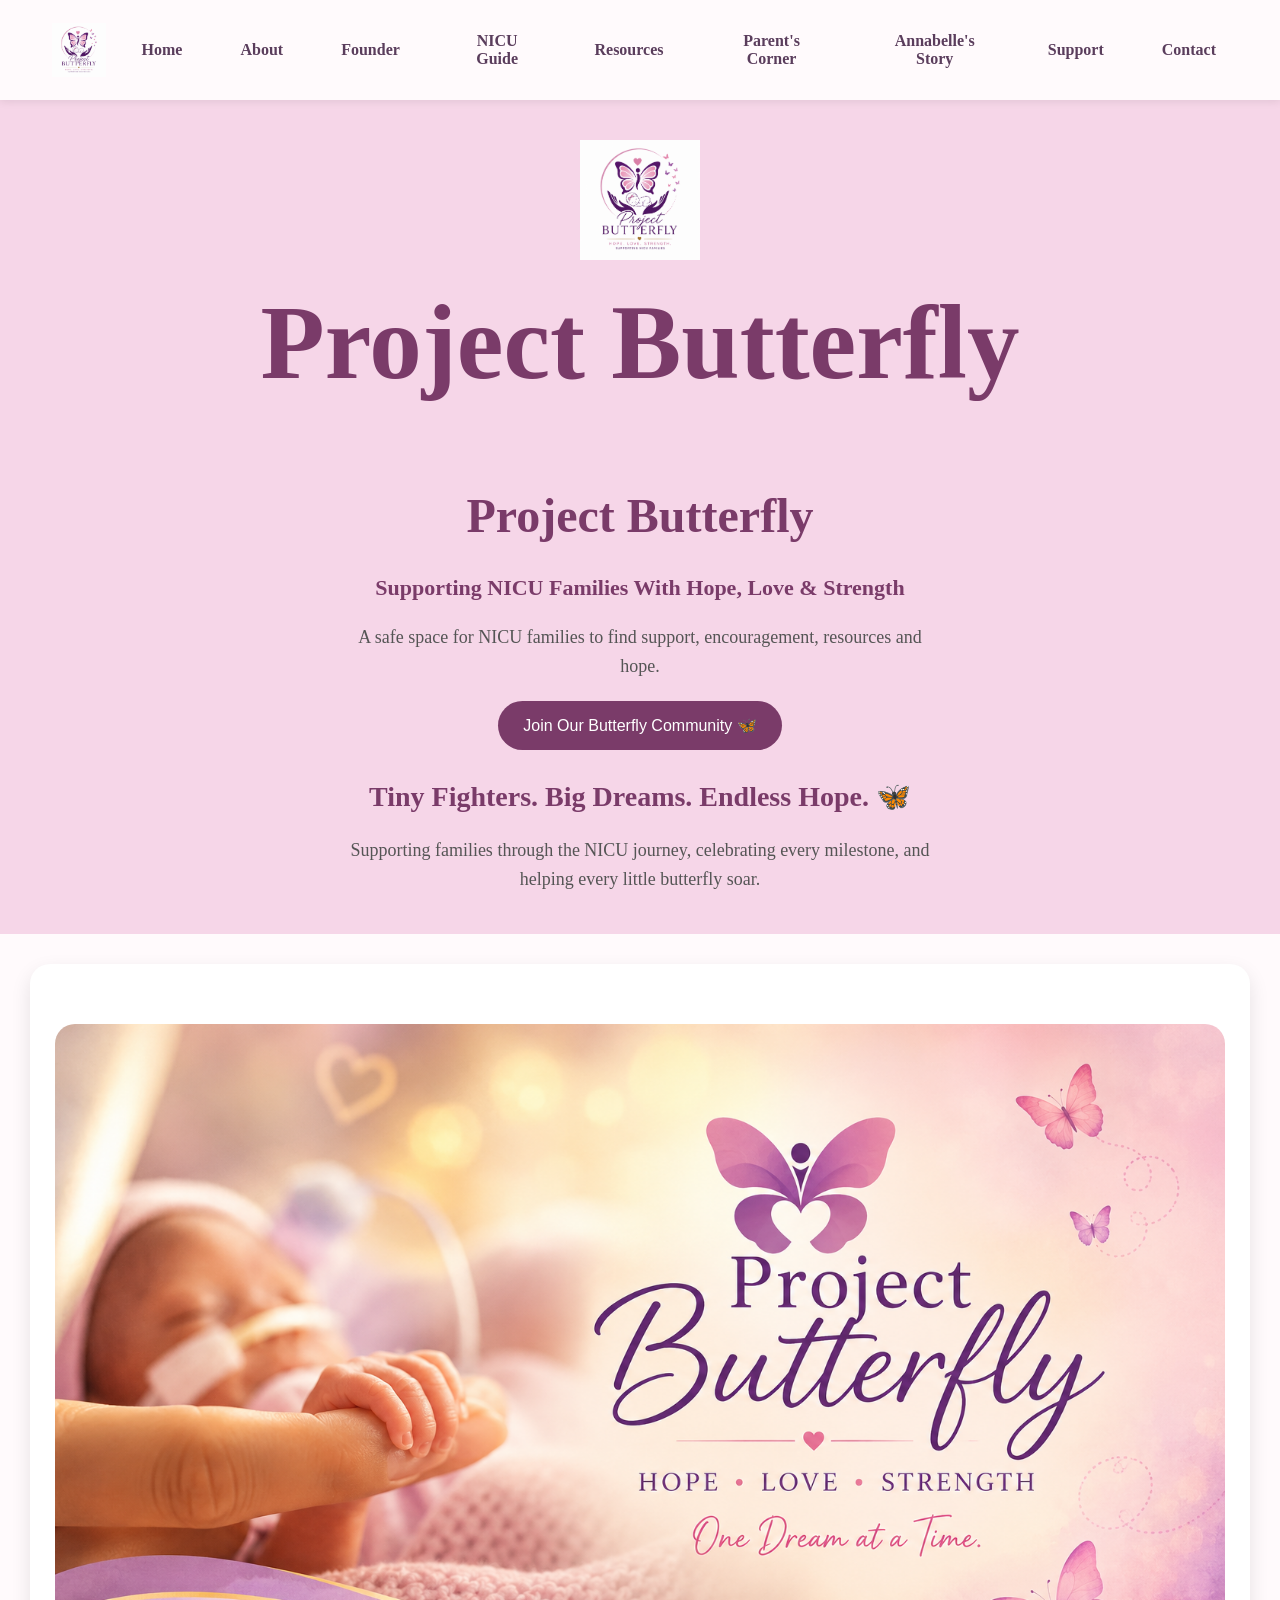
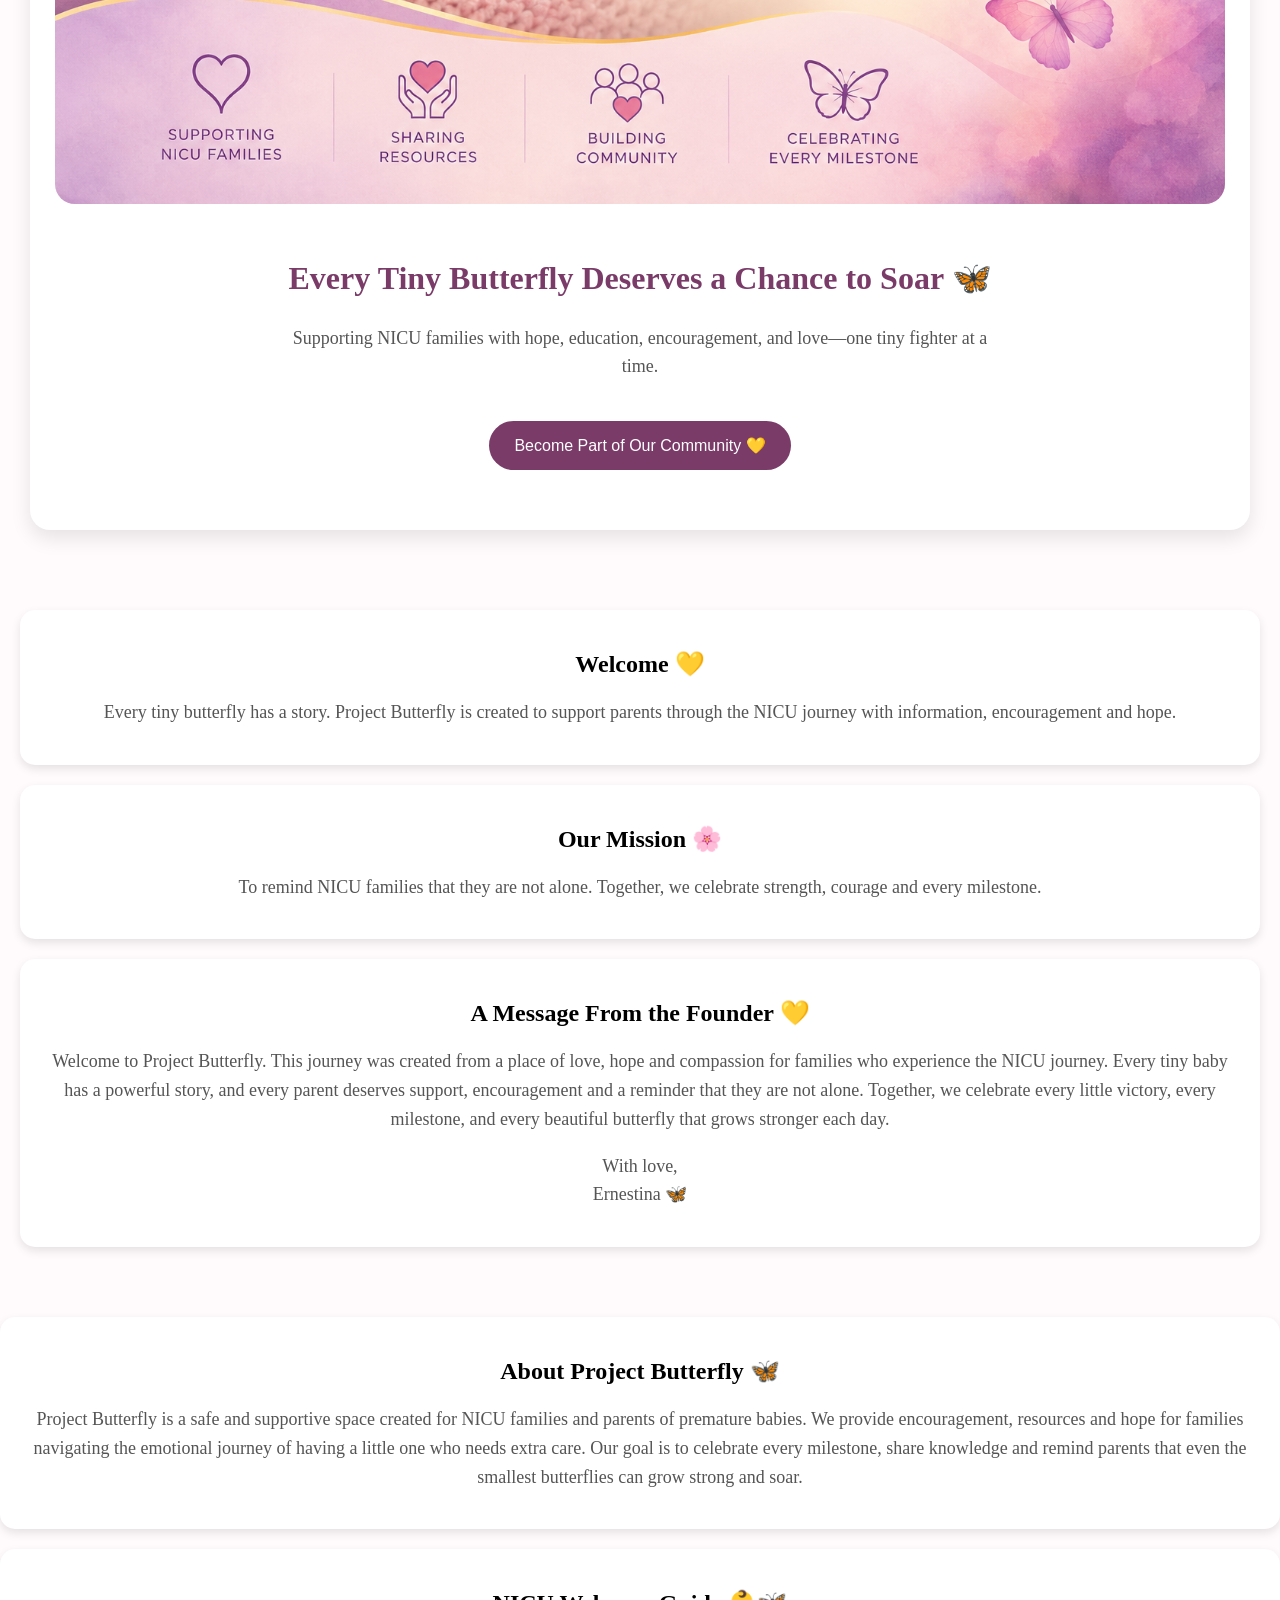
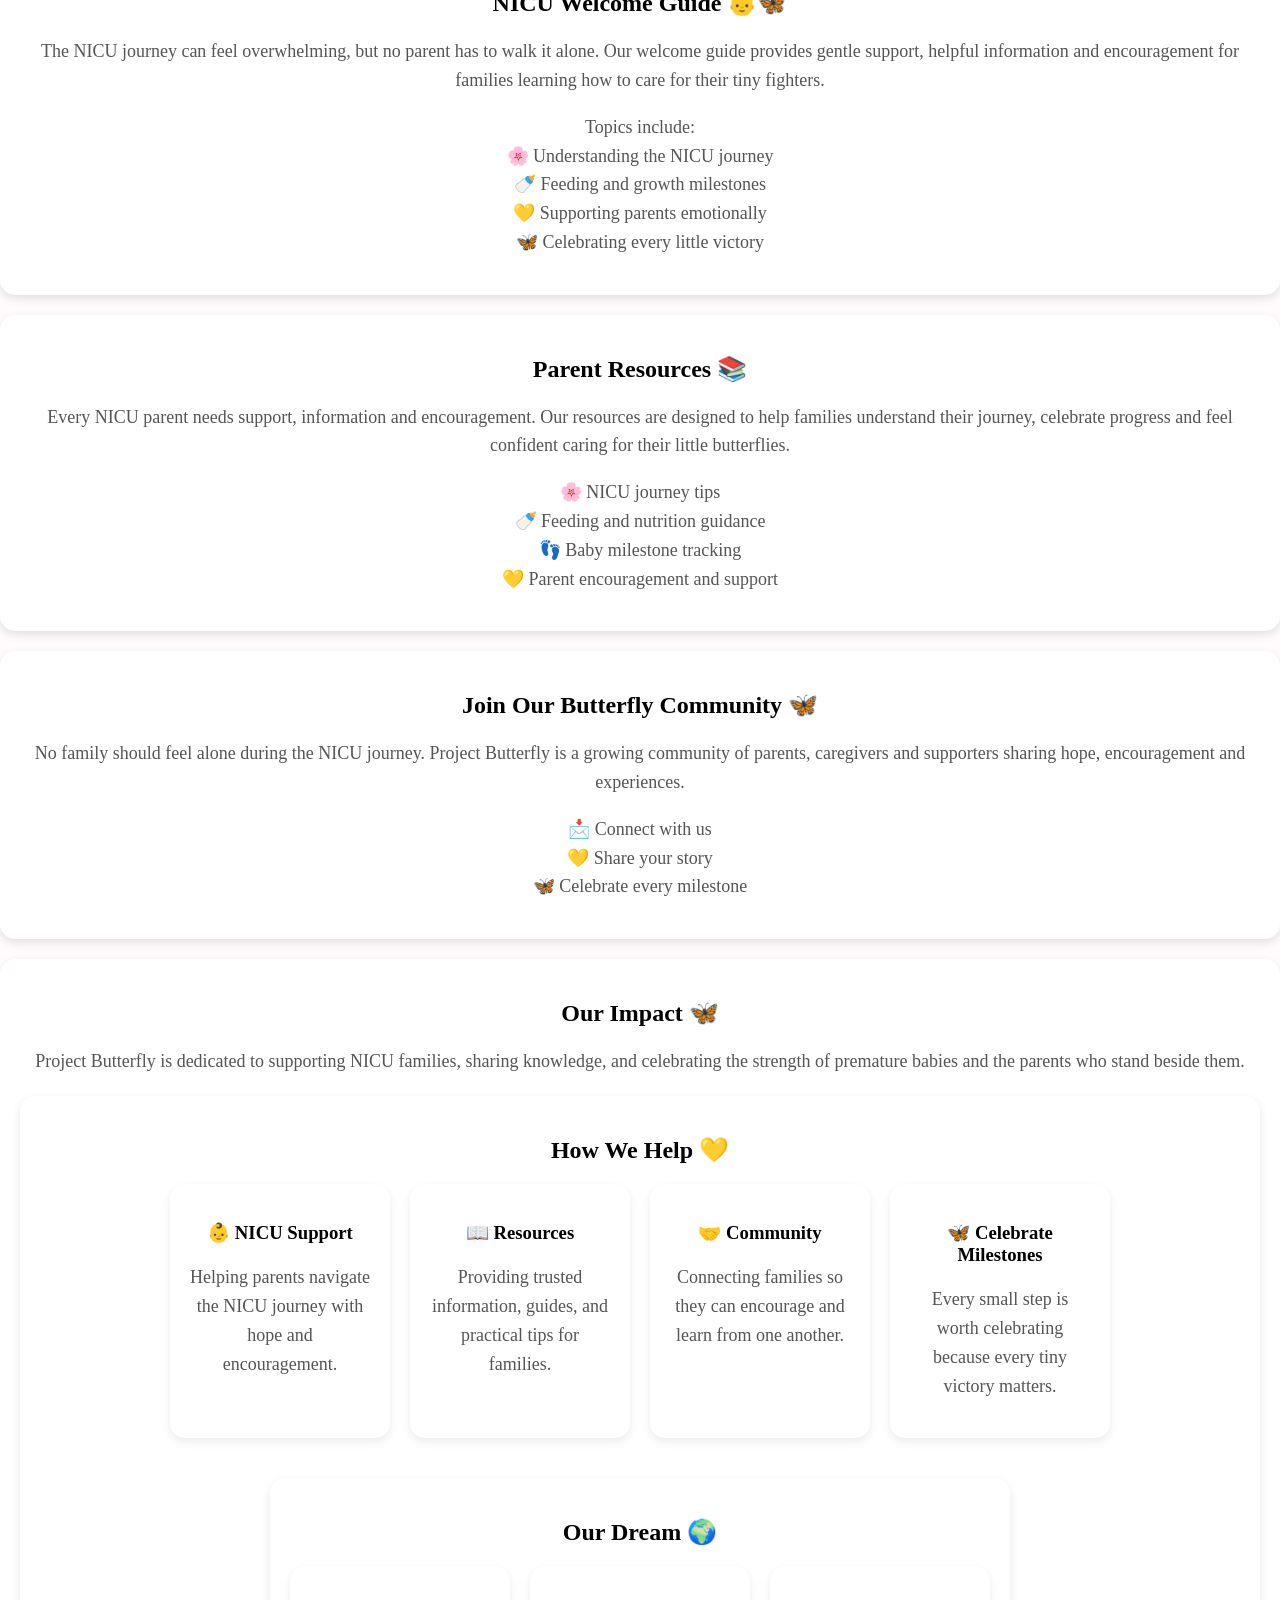
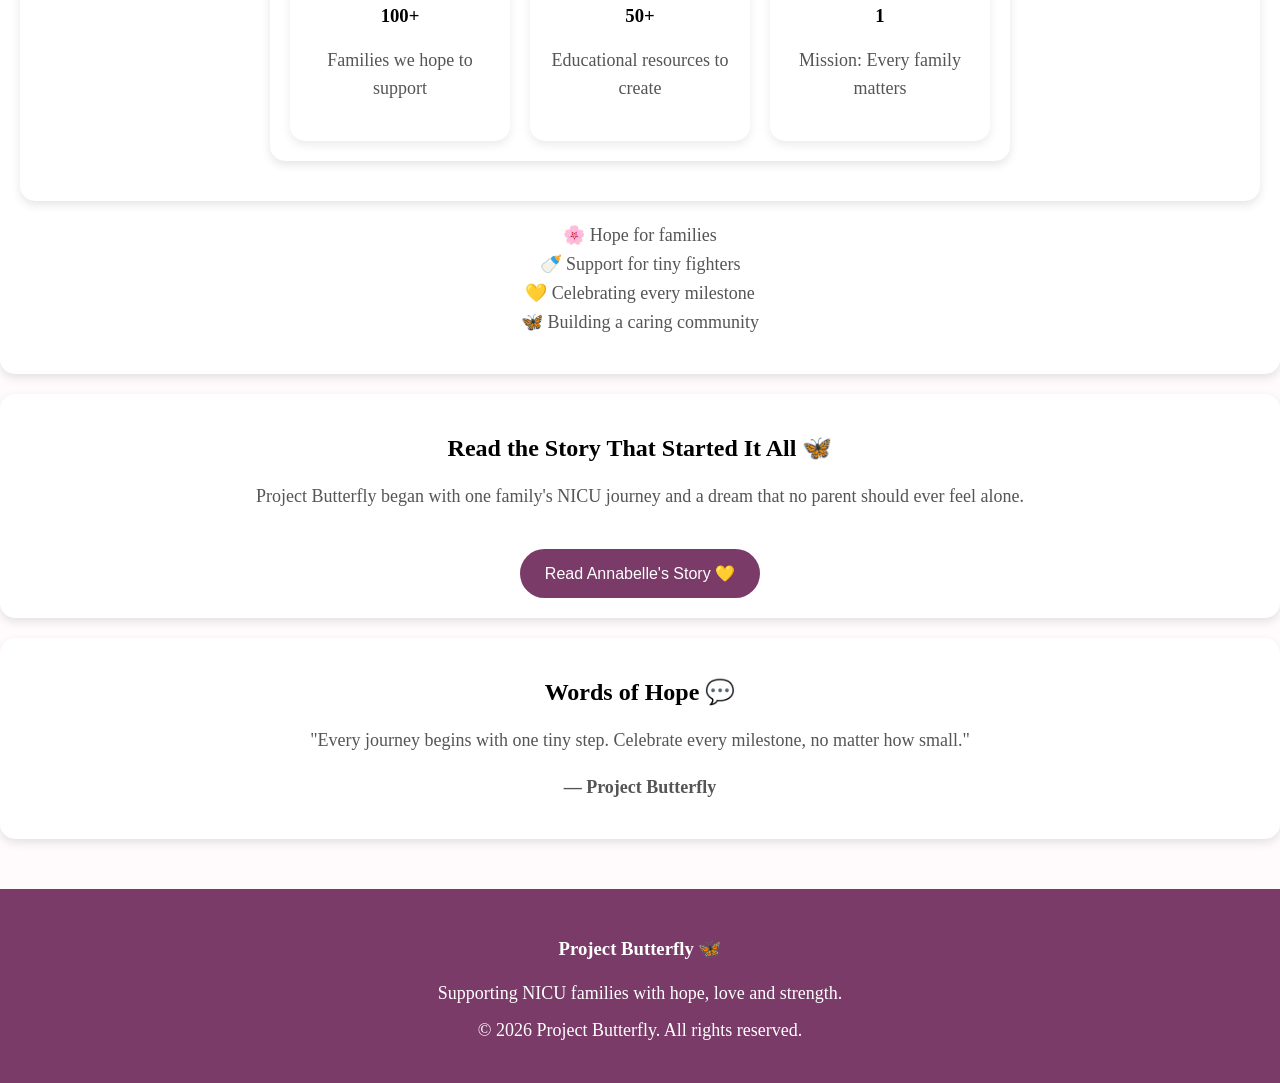
<file: index.html>
<!DOCTYPE html>
<html>
<head>
  <meta name="viewport" content="width=device-width, initial-scale=1.0">
  
    <title>Project Butterfly</title>
    <link rel="stylesheet" href="style.css">

</head>
<nav>
    <div class="nav-container">
        <a href="index.html" class="nav-logo">
            <img src="logo.png" alt="Project Butterfly Logo">
        </a>

        <button class="menu-toggle" onclick="toggleMenu()" aria-label="Open navigation menu">
            ☰
        </button>

        <div class="nav-links" id="navLinks">
            <a href="index.html">Home</a>
            <a href="about.html">About</a>
            <a href="founder.html">Founder</a>
            <a href="nicu-guide.html">NICU Guide</a>
            <a href="resources.html">Resources</a>
            <a href="parents-corner.html">Parent's Corner</a>
            <a href="annabelles-story.html">Annabelle's Story</a>
            <a href="support.html">Support</a>
            <a href="contact.html">Contact</a>
        </div>
    </div>
</nav>
<body>

<header>

<div class="logo">

   <img src="logo.png" alt="Project Butterfly Logo">

    <h2>Project Butterfly</h2>

</div>

<h1>Project Butterfly</h1>

<h3>Supporting NICU Families With Hope, Love & Strength</h3>

<p>
A safe space for NICU families to find support, encouragement,
resources and hope.
</p>

<a href="contact.html">
    <button>
    Join Our Butterfly Community 🦋
    </button>
</a>
<div class="hero-message">

    <h2>
    Tiny Fighters. Big Dreams. Endless Hope. 🦋
    </h2>

    <p>
    Supporting families through the NICU journey,
    celebrating every milestone, and helping every little butterfly soar.
    </p>

</div>
</header>
    <section class="hero">
<img src="hero.png" alt="Project Butterfly NICU Support">
    <h2>Every Tiny Butterfly Deserves a Chance to Soar 🦋</h2>

    <p>
        Supporting NICU families with hope, education, encouragement,
        and love—one tiny fighter at a time.
    </p>

    <a href="contact.html">
        <button>Become Part of Our Community 💛</button>
    </a>

</section>
<div class="section">

    <div class="card">
        <h2>Welcome 💛</h2>
        <p>
        Every tiny butterfly has a story.
        Project Butterfly is created to support parents
        through the NICU journey with information,
        encouragement and hope.
        </p>
    </div>


    <div class="card">
        <h2>Our Mission 🌸</h2>
        <p>
        To remind NICU families that they are not alone.
        Together, we celebrate strength, courage and every milestone.
        </p>
    </div>
<div class="card">
    <h2>A Message From the Founder 💛</h2>

    <p>
    Welcome to Project Butterfly.

    This journey was created from a place of love, hope and compassion
    for families who experience the NICU journey.

    Every tiny baby has a powerful story, and every parent deserves
    support, encouragement and a reminder that they are not alone.

    Together, we celebrate every little victory, every milestone,
    and every beautiful butterfly that grows stronger each day.
    </p>

    <p>
    With love,<br>
    Ernestina 🦋
    </p>
</div>

</div>
<div class="card">
    <h2>About Project Butterfly 🦋</h2>

    <p>
    Project Butterfly is a safe and supportive space created for NICU
    families and parents of premature babies.

    We provide encouragement, resources and hope for families navigating
    the emotional journey of having a little one who needs extra care.

    Our goal is to celebrate every milestone, share knowledge and remind
    parents that even the smallest butterflies can grow strong and soar.
    </p>
</div>
<div class="card">
    <h2>NICU Welcome Guide 👶🦋</h2>

    <p>
    The NICU journey can feel overwhelming, but no parent has to walk it alone.

    Our welcome guide provides gentle support, helpful information and
    encouragement for families learning how to care for their tiny fighters.
    </p>

    <p>
    Topics include:
    <br>🌸 Understanding the NICU journey
    <br>🍼 Feeding and growth milestones
    <br>💛 Supporting parents emotionally
    <br>🦋 Celebrating every little victory
    </p>
</div>
<div class="card">
    <h2>Parent Resources 📚</h2>

    <p>
    Every NICU parent needs support, information and encouragement.

    Our resources are designed to help families understand their journey,
    celebrate progress and feel confident caring for their little butterflies.
    </p>

    <p>
    🌸 NICU journey tips
    <br>🍼 Feeding and nutrition guidance
    <br>👣 Baby milestone tracking
    <br>💛 Parent encouragement and support
    </p>
</div>
<div class="card">
    <h2>Join Our Butterfly Community 🦋</h2>

    <p>
    No family should feel alone during the NICU journey.

    Project Butterfly is a growing community of parents, caregivers
    and supporters sharing hope, encouragement and experiences.
    </p>

    <p>
    📩 Connect with us<br>
    💛 Share your story<br>
    🦋 Celebrate every milestone
    </p>
</div>
<div class="card">

<h2>Our Impact 🦋</h2>

<p>
Project Butterfly is dedicated to supporting NICU families,
sharing knowledge, and celebrating the strength of premature babies
and the parents who stand beside them.
</p>
<div class="card">

<h2>How We Help 💛</h2>

<div class="services">

    <div class="service">
        <h3>👶 NICU Support</h3>
        <p>Helping parents navigate the NICU journey with hope and encouragement.</p>
    </div>

    <div class="service">
        <h3>📖 Resources</h3>
        <p>Providing trusted information, guides, and practical tips for families.</p>
    </div>

    <div class="service">
        <h3>🤝 Community</h3>
        <p>Connecting families so they can encourage and learn from one another.</p>
    </div>

    <div class="service">
        <h3>🦋 Celebrate Milestones</h3>
        <p>Every small step is worth celebrating because every tiny victory matters.</p>
    </div>
<div class="card">

<h2>Our Dream 🌍</h2>

<div class="services">

<div class="service">
<h3>100+</h3>
<p>Families we hope to support</p>
</div>

<div class="service">
<h3>50+</h3>
<p>Educational resources to create</p>
</div>

<div class="service">
<h3>1</h3>
<p>Mission: Every family matters</p>
</div>

</div>

</div>
</div>

</div>
<p>
🌸 Hope for families<br>
🍼 Support for tiny fighters<br>
💛 Celebrating every milestone<br>
🦋 Building a caring community
</p>

</div>
<div class="card">

<h2>Read the Story That Started It All 🦋</h2>

<p>
Project Butterfly began with one family's NICU journey and a dream that no parent should ever feel alone.
</p>

<a href="annabelles-story.html">
<button>Read Annabelle's Story 💛</button>
</a>

</div>
<div class="card">

<h2>Words of Hope 💬</h2>

<p>
"Every journey begins with one tiny step. Celebrate every milestone, no matter how small."
</p>

<p><strong>— Project Butterfly</strong></p>

</div>
<footer>

    <h3>Project Butterfly 🦋</h3>

    <p>
    Supporting NICU families with hope, love and strength.
    </p>

    <p>
    © 2026 Project Butterfly. All rights reserved.
    </p>

</footer>

<script>
function toggleMenu() {
    const navLinks = document.getElementById("navLinks");
    navLinks.classList.toggle("active");
}
</script>
</body>
</html>
</file>
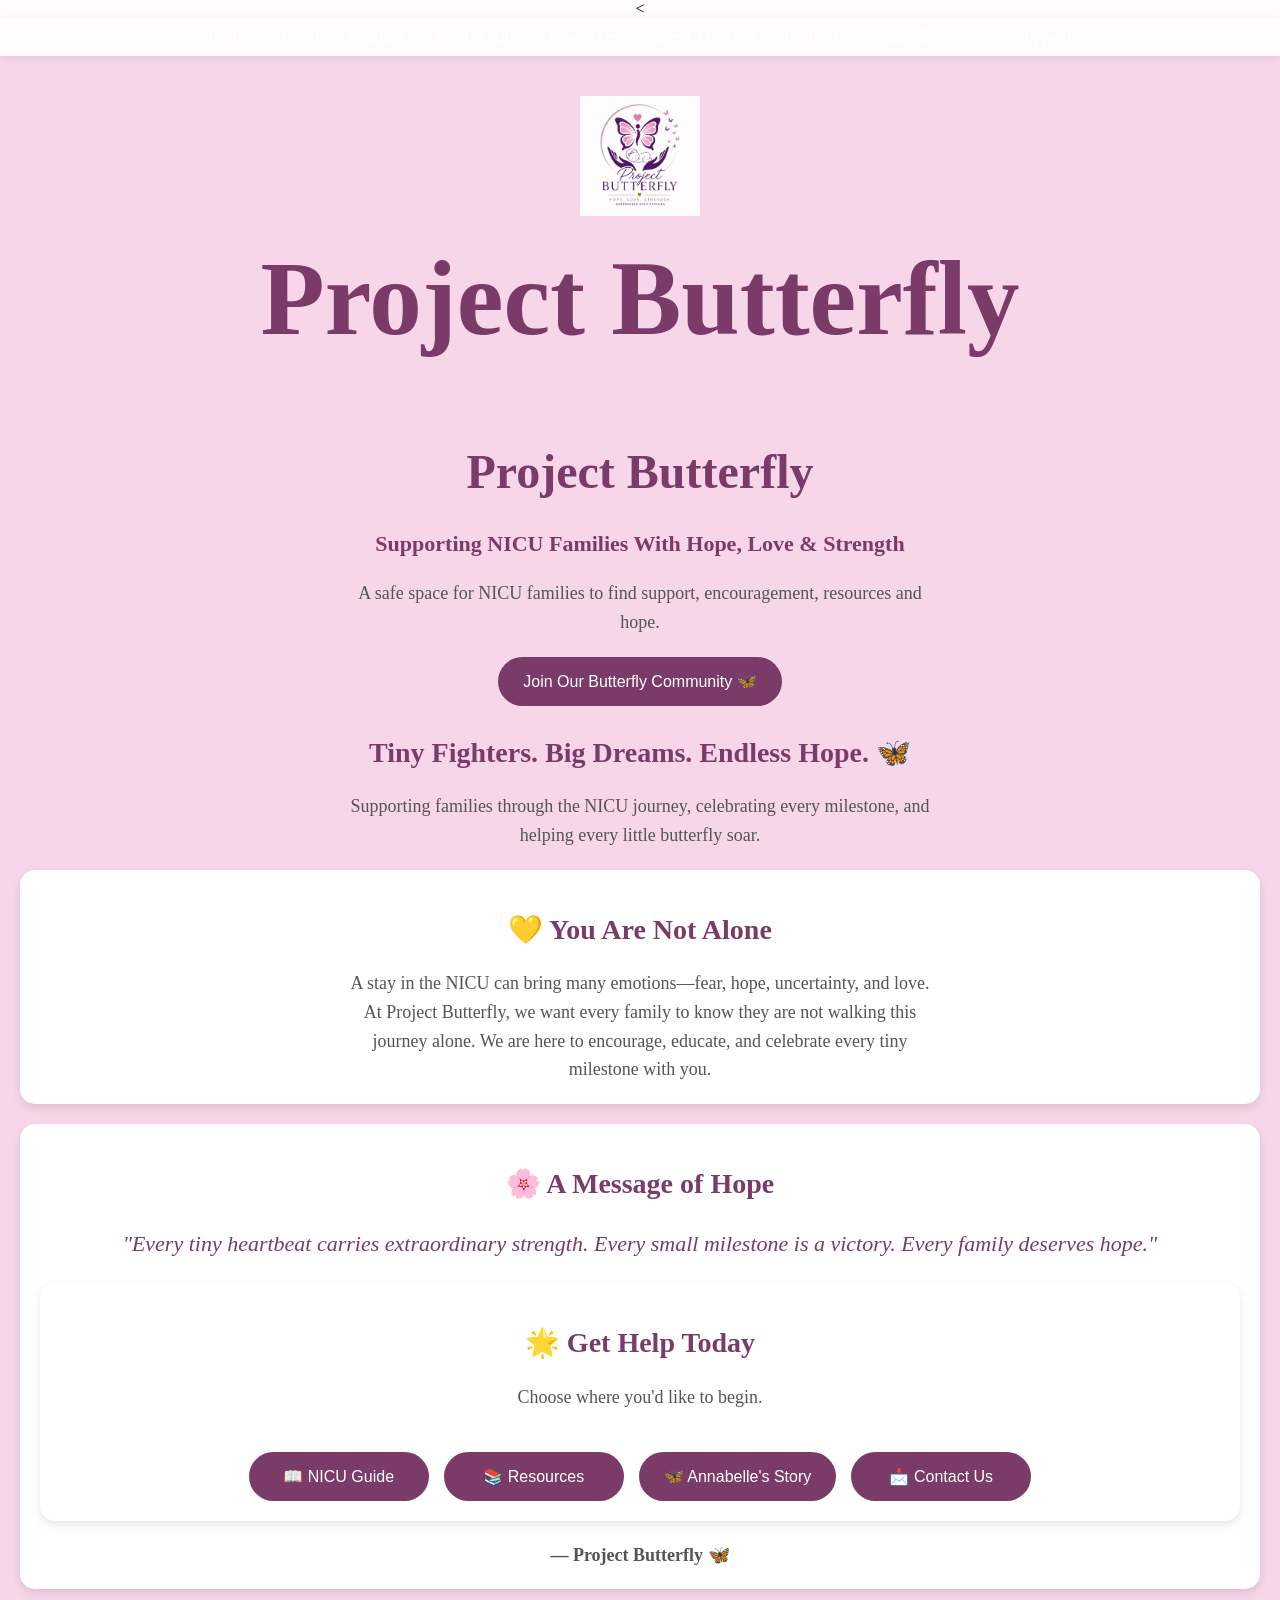
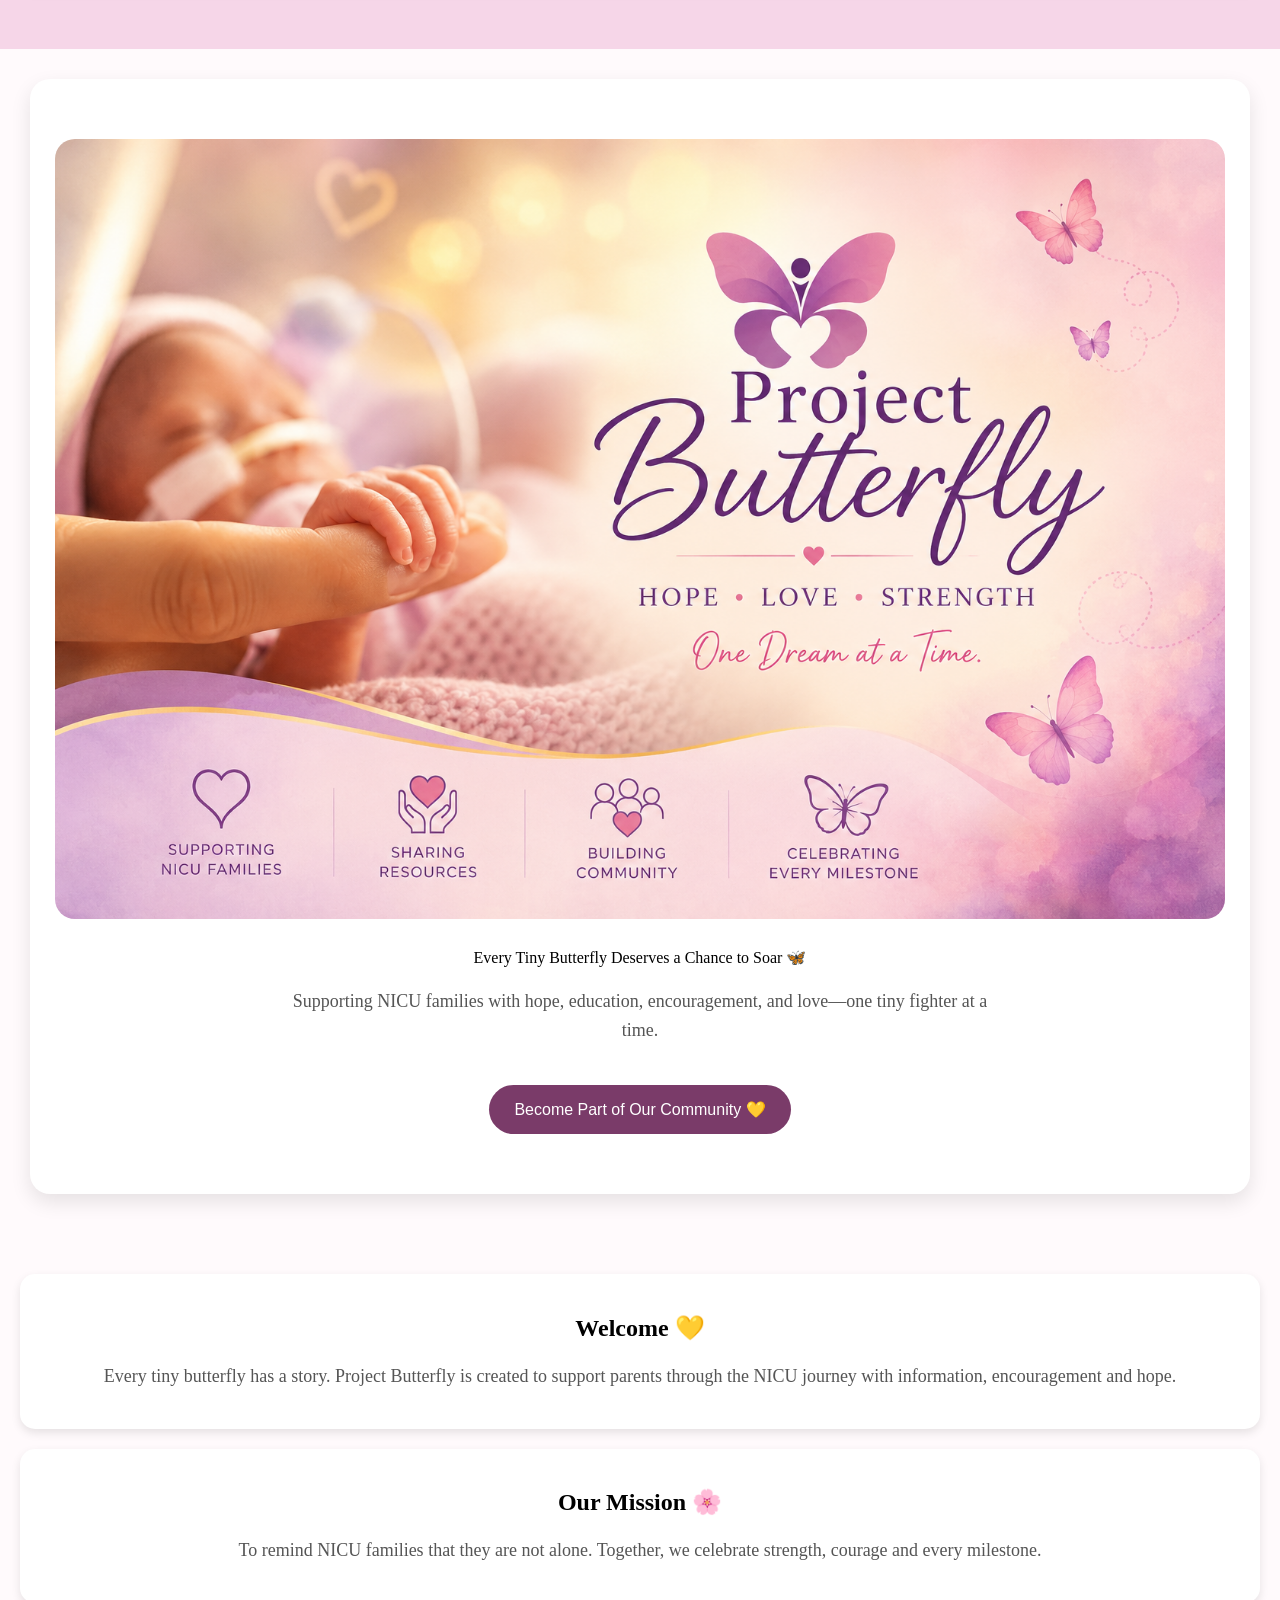
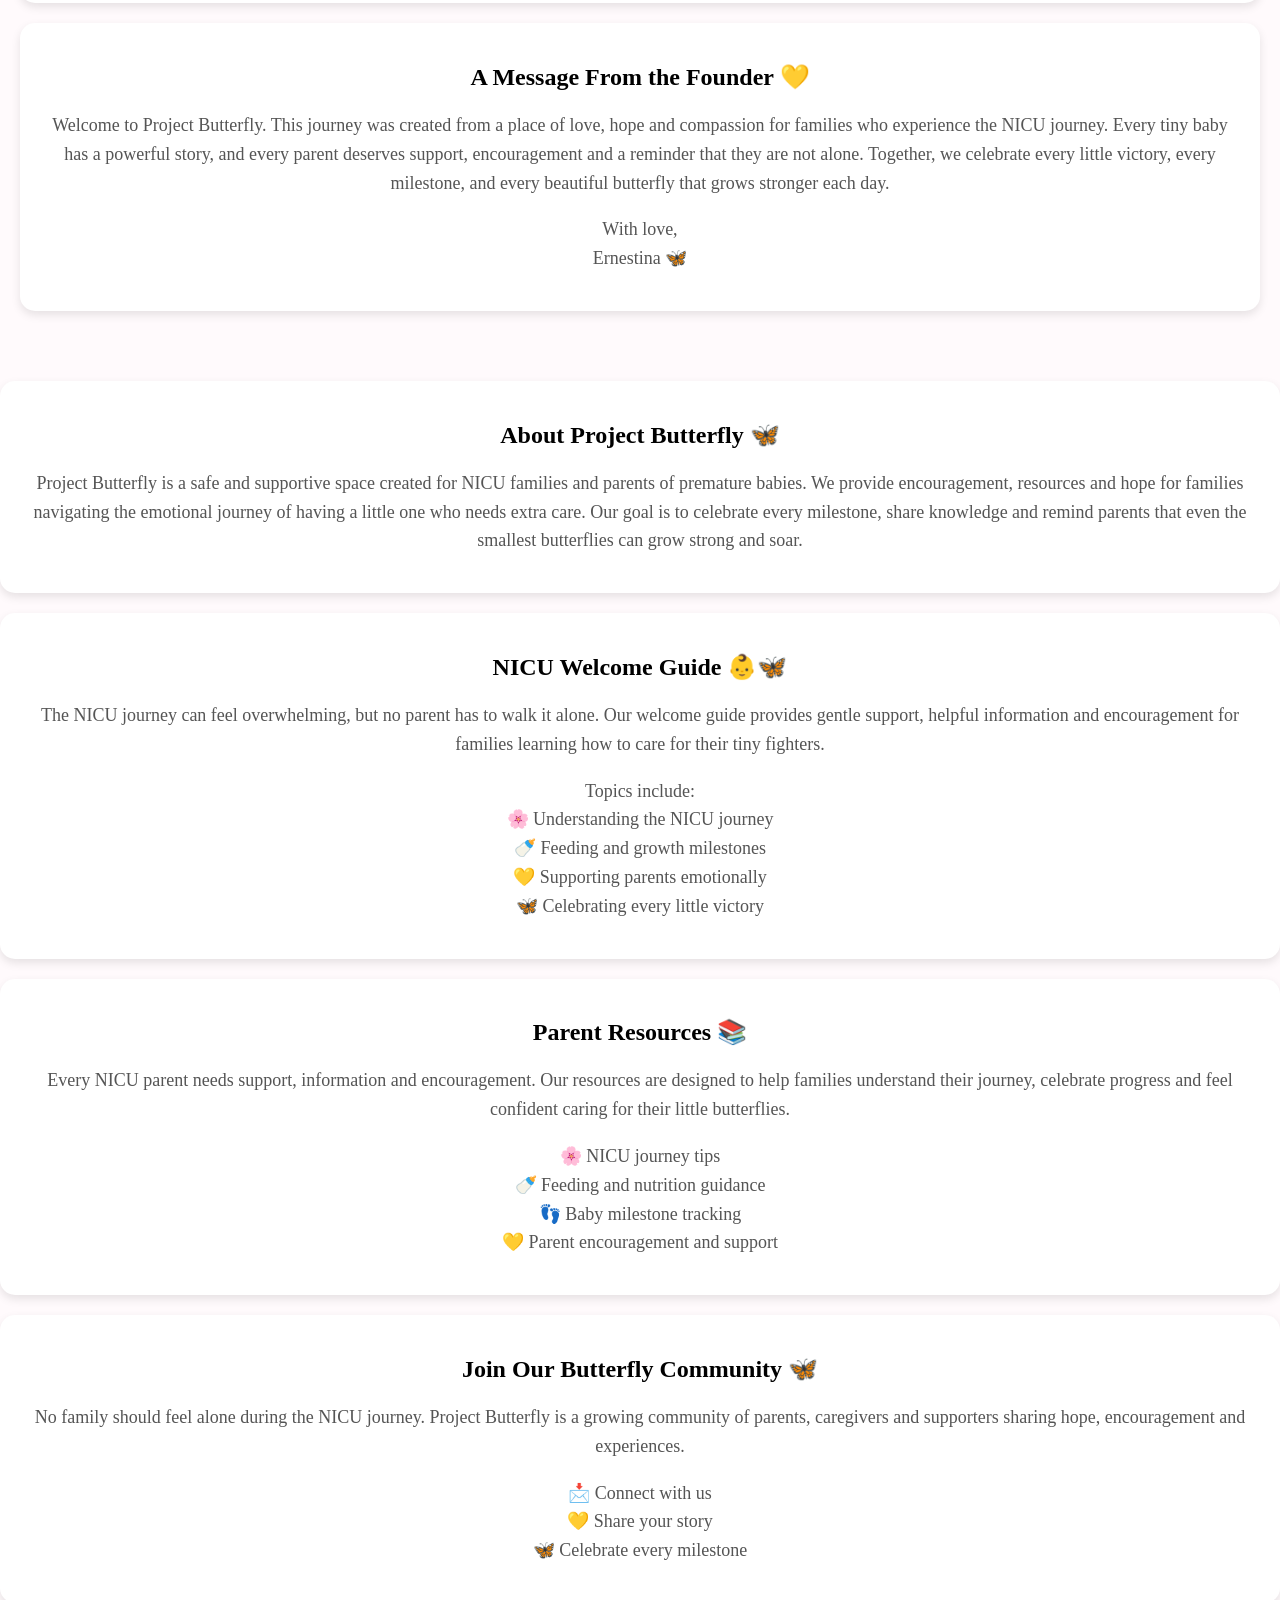
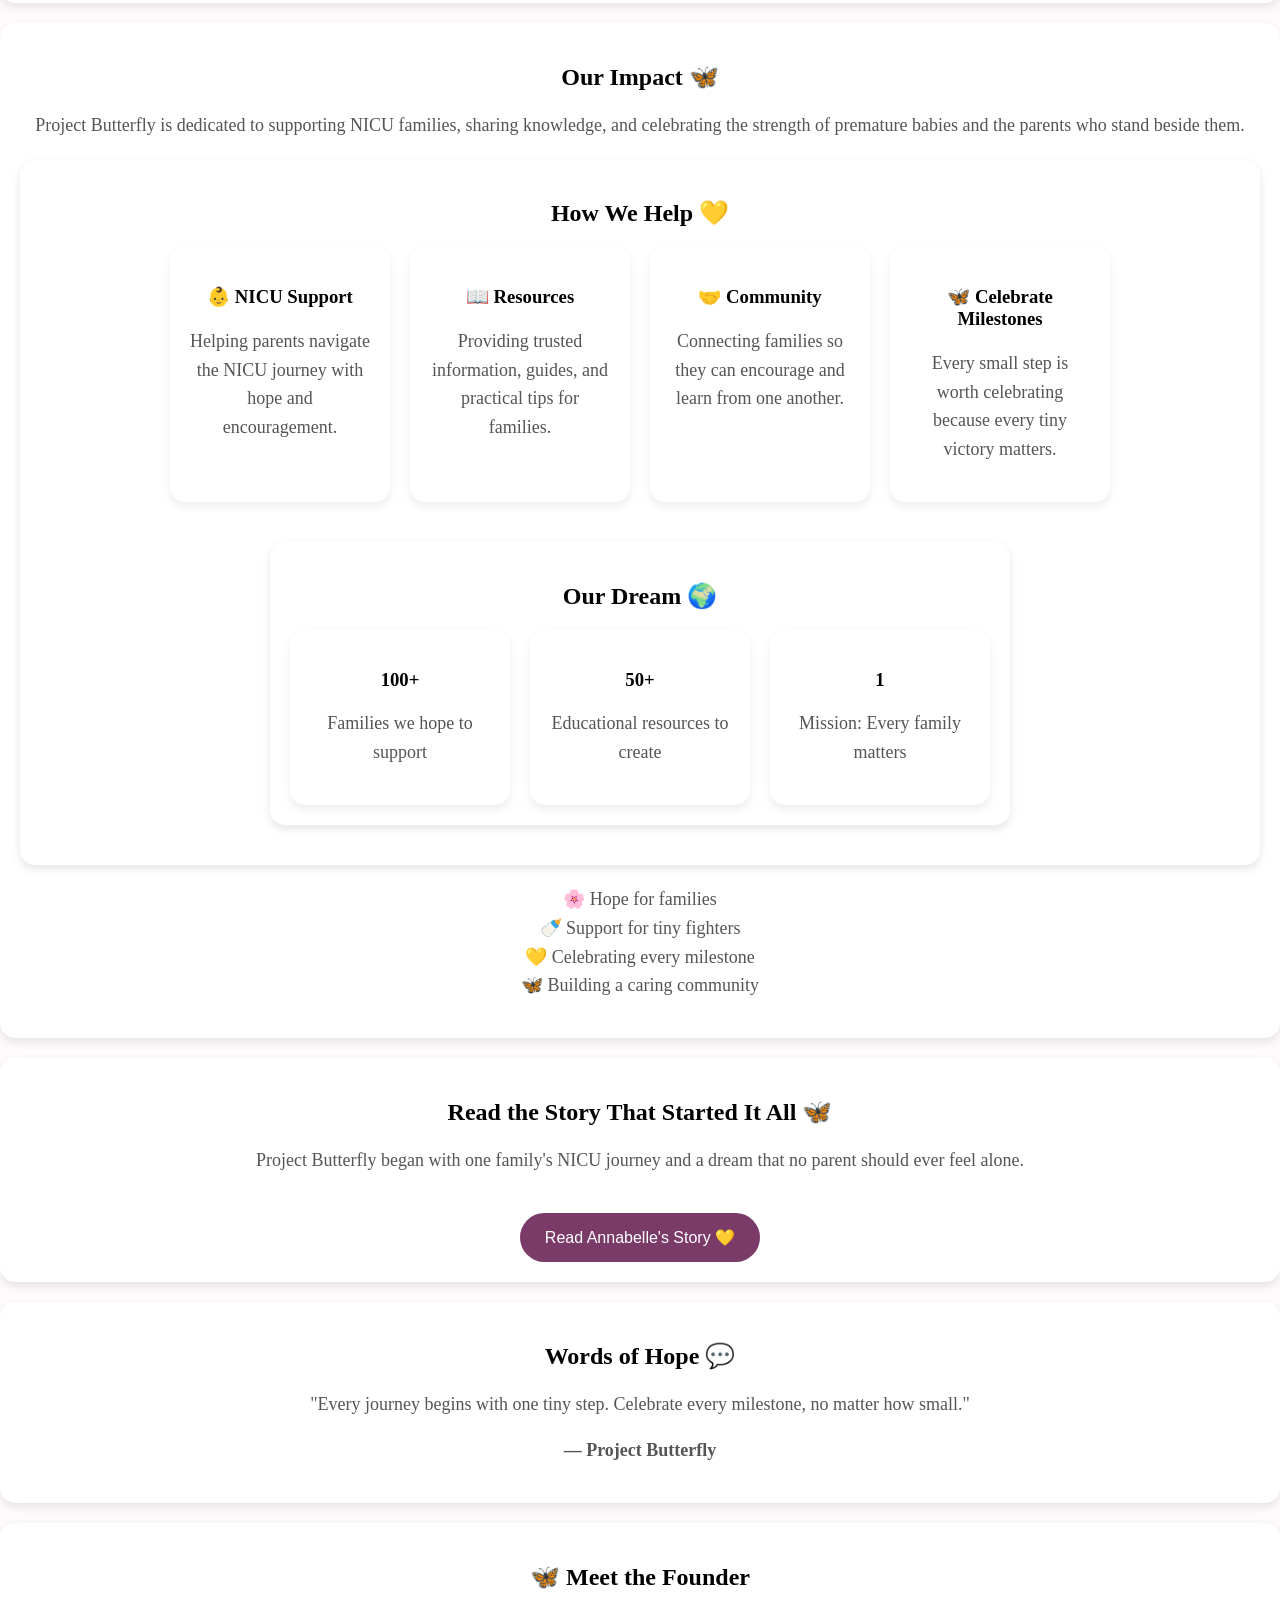
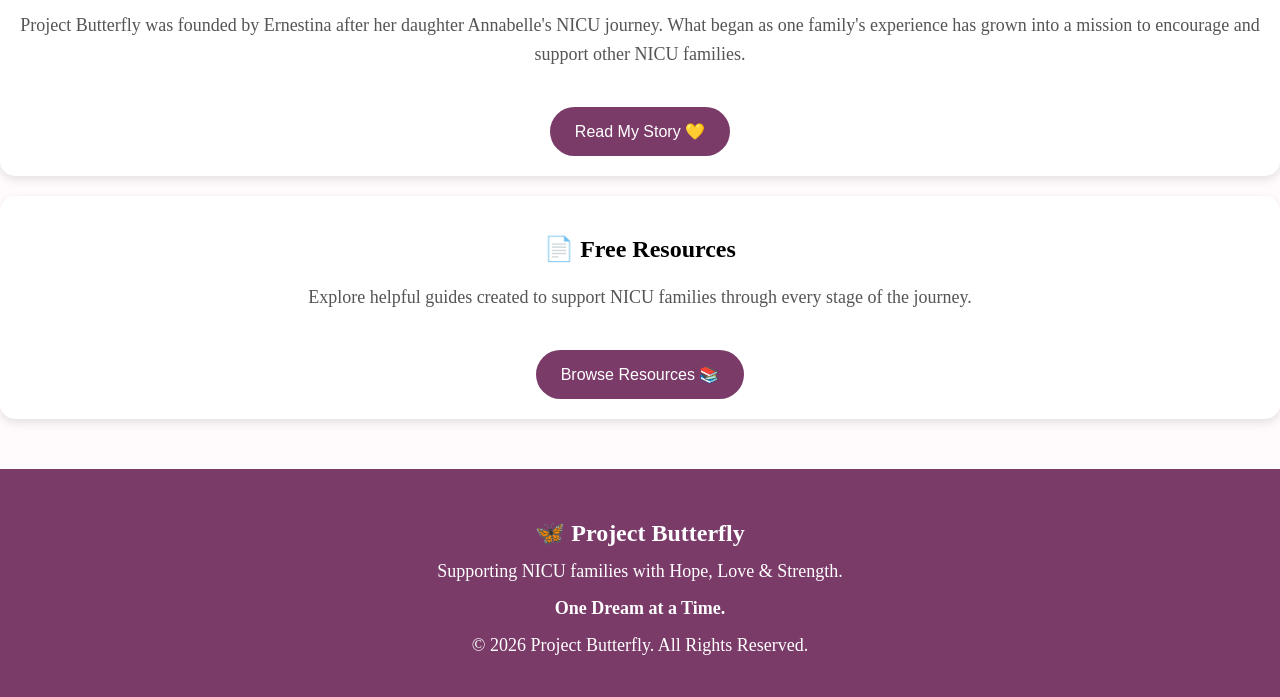
<file: Index.html>
<!DOCTYPE html>
<html>
<head>
  <meta name="viewport" content="width=device-width, initial-scale=1.0">
  
    <title>Project Butterfly</title>
    <link rel="stylesheet" href="style.css">
    <

</head>
<nav>
    <a href="index.html">Home</a>
    <a href="about.html">About</a>
    <a href="founder.html">Founder</a>
    <a href="nicu-guide.html">NICU Guide</a>
    <a href="resources.html">Resources</a>
    <a href="parents-corner.html">Parent's Corner</a>
    <a href="contact.html">Contact</a>
    <a href="annabelles-story.html">Annabelle's Story</a>
    <a href="support.html">Support</a>
</nav>
<body>

<header>

<div class="logo">
<img src="logo.png" alt="Project Butterfly Logo">

    <h2>Project Butterfly</h2>

</div>

<h1>Project Butterfly</h1>

<h3>Supporting NICU Families With Hope, Love & Strength</h3>

<p>
A safe space for NICU families to find support, encouragement,
resources and hope.
</p>

<a href="contact.html">
    <button>
    Join Our Butterfly Community 🦋
    </button>
</a>
<div class="hero-message">

    <h2>
    Tiny Fighters. Big Dreams. Endless Hope. 🦋
    </h2>

    <p>
    Supporting families through the NICU journey,
    celebrating every milestone, and helping every little butterfly soar.
    </p>
<div class="card">

<h2>💛 You Are Not Alone</h2>

<p>
A stay in the NICU can bring many emotions—fear, hope, uncertainty, and love.
At Project Butterfly, we want every family to know they are not walking this journey alone.
We are here to encourage, educate, and celebrate every tiny milestone with you.
</p>

</div>
<div class="card">

<h2>🌸 A Message of Hope</h2>

<blockquote>
"Every tiny heartbeat carries extraordinary strength.
Every small milestone is a victory.
Every family deserves hope."
</blockquote>
<div class="card">

<h2>🌟 Get Help Today</h2>

<p>Choose where you'd like to begin.</p>

<div class="help-buttons">

<a href="nicu-guide.html"><button>📖 NICU Guide</button></a>

<a href="resources.html"><button>📚 Resources</button></a>

<a href="annabelles-story.html"><button>🦋 Annabelle's Story</button></a>

<a href="contact.html"><button>📩 Contact Us</button></a>

</div>

</div>
<p><strong>— Project Butterfly 🦋</strong></p>

</div>
</div>
</header>
    <section class="hero">
      <img src="hero.png" alt="Project Butterfly">
<Supporting NICU families with hope, encouragement, practical resources, and community. Every tiny milestone matters. 🦋💛                       <
    <h2>Every Tiny Butterfly Deserves a Chance to Soar 🦋</h2>

    <p>
        Supporting NICU families with hope, education, encouragement,
        and love—one tiny fighter at a time.
    </p>

    <a href="contact.html">
        <button>Become Part of Our Community 💛</button>
    </a>

</section>
<div class="section">

    <div class="card">
        <h2>Welcome 💛</h2>
        <p>
        Every tiny butterfly has a story.
        Project Butterfly is created to support parents
        through the NICU journey with information,
        encouragement and hope.
        </p>
    </div>


    <div class="card">
        <h2>Our Mission 🌸</h2>
        <p>
        To remind NICU families that they are not alone.
        Together, we celebrate strength, courage and every milestone.
        </p>
    </div>
<div class="card">
    <h2>A Message From the Founder 💛</h2>

    <p>
    Welcome to Project Butterfly.

    This journey was created from a place of love, hope and compassion
    for families who experience the NICU journey.

    Every tiny baby has a powerful story, and every parent deserves
    support, encouragement and a reminder that they are not alone.

    Together, we celebrate every little victory, every milestone,
    and every beautiful butterfly that grows stronger each day.
    </p>

    <p>
    With love,<br>
    Ernestina 🦋
    </p>
</div>

</div>
<div class="card">
    <h2>About Project Butterfly 🦋</h2>

    <p>
    Project Butterfly is a safe and supportive space created for NICU
    families and parents of premature babies.

    We provide encouragement, resources and hope for families navigating
    the emotional journey of having a little one who needs extra care.

    Our goal is to celebrate every milestone, share knowledge and remind
    parents that even the smallest butterflies can grow strong and soar.
    </p>
</div>
<div class="card">
    <h2>NICU Welcome Guide 👶🦋</h2>

    <p>
    The NICU journey can feel overwhelming, but no parent has to walk it alone.

    Our welcome guide provides gentle support, helpful information and
    encouragement for families learning how to care for their tiny fighters.
    </p>

    <p>
    Topics include:
    <br>🌸 Understanding the NICU journey
    <br>🍼 Feeding and growth milestones
    <br>💛 Supporting parents emotionally
    <br>🦋 Celebrating every little victory
    </p>
</div>
<div class="card">
    <h2>Parent Resources 📚</h2>

    <p>
    Every NICU parent needs support, information and encouragement.

    Our resources are designed to help families understand their journey,
    celebrate progress and feel confident caring for their little butterflies.
    </p>

    <p>
    🌸 NICU journey tips
    <br>🍼 Feeding and nutrition guidance
    <br>👣 Baby milestone tracking
    <br>💛 Parent encouragement and support
    </p>
</div>
<div class="card">
    <h2>Join Our Butterfly Community 🦋</h2>

    <p>
    No family should feel alone during the NICU journey.

    Project Butterfly is a growing community of parents, caregivers
    and supporters sharing hope, encouragement and experiences.
    </p>

    <p>
    📩 Connect with us<br>
    💛 Share your story<br>
    🦋 Celebrate every milestone
    </p>
</div>
<div class="card">

<h2>Our Impact 🦋</h2>

<p>
Project Butterfly is dedicated to supporting NICU families,
sharing knowledge, and celebrating the strength of premature babies
and the parents who stand beside them.
</p>
<div class="card">

<h2>How We Help 💛</h2>

<div class="services">

    <div class="service">
        <h3>👶 NICU Support</h3>
        <p>Helping parents navigate the NICU journey with hope and encouragement.</p>
    </div>

    <div class="service">
        <h3>📖 Resources</h3>
        <p>Providing trusted information, guides, and practical tips for families.</p>
    </div>

    <div class="service">
        <h3>🤝 Community</h3>
        <p>Connecting families so they can encourage and learn from one another.</p>
    </div>

    <div class="service">
        <h3>🦋 Celebrate Milestones</h3>
        <p>Every small step is worth celebrating because every tiny victory matters.</p>
    </div>
<div class="card">

<h2>Our Dream 🌍</h2>

<div class="services">

<div class="service">
<h3>100+</h3>
<p>Families we hope to support</p>
</div>

<div class="service">
<h3>50+</h3>
<p>Educational resources to create</p>
</div>

<div class="service">
<h3>1</h3>
<p>Mission: Every family matters</p>
</div>

</div>

</div>
</div>

</div>
<p>
🌸 Hope for families<br>
🍼 Support for tiny fighters<br>
💛 Celebrating every milestone<br>
🦋 Building a caring community
</p>

</div>
<div class="card">

<h2>Read the Story That Started It All 🦋</h2>

<p>
Project Butterfly began with one family's NICU journey and a dream that no parent should ever feel alone.
</p>

<a href="annabelles-story.html">
<button>Read Annabelle's Story 💛</button>
</a>

</div>
<div class="card">

<h2>Words of Hope 💬</h2>

<p>
"Every journey begins with one tiny step. Celebrate every milestone, no matter how small."
</p>

<p><strong>— Project Butterfly</strong></p>

</div>
<div class="card">

<h2>🦋 Meet the Founder</h2>

<p>
Project Butterfly was founded by Ernestina after her daughter Annabelle's NICU journey. What began as one family's experience has grown into a mission to encourage and support other NICU families.
</p>

<a href="founder.html">
<button>Read My Story 💛</button>
</a>

</div>
<div class="card">

<h2>📄 Free Resources</h2>

<p>
Explore helpful guides created to support NICU families through every stage of the journey.
</p>

<a href="resources.html">
<button>Browse Resources 📚</button>
</a>

</div>
<footer>

<h2>🦋 Project Butterfly</h2>

<p>Supporting NICU families with Hope, Love & Strength.</p>

<p><strong>One Dream at a Time.</strong></p>

<p>
© 2026 Project Butterfly. All Rights Reserved.
</p>

</footer>



</body>
</html>
</file>
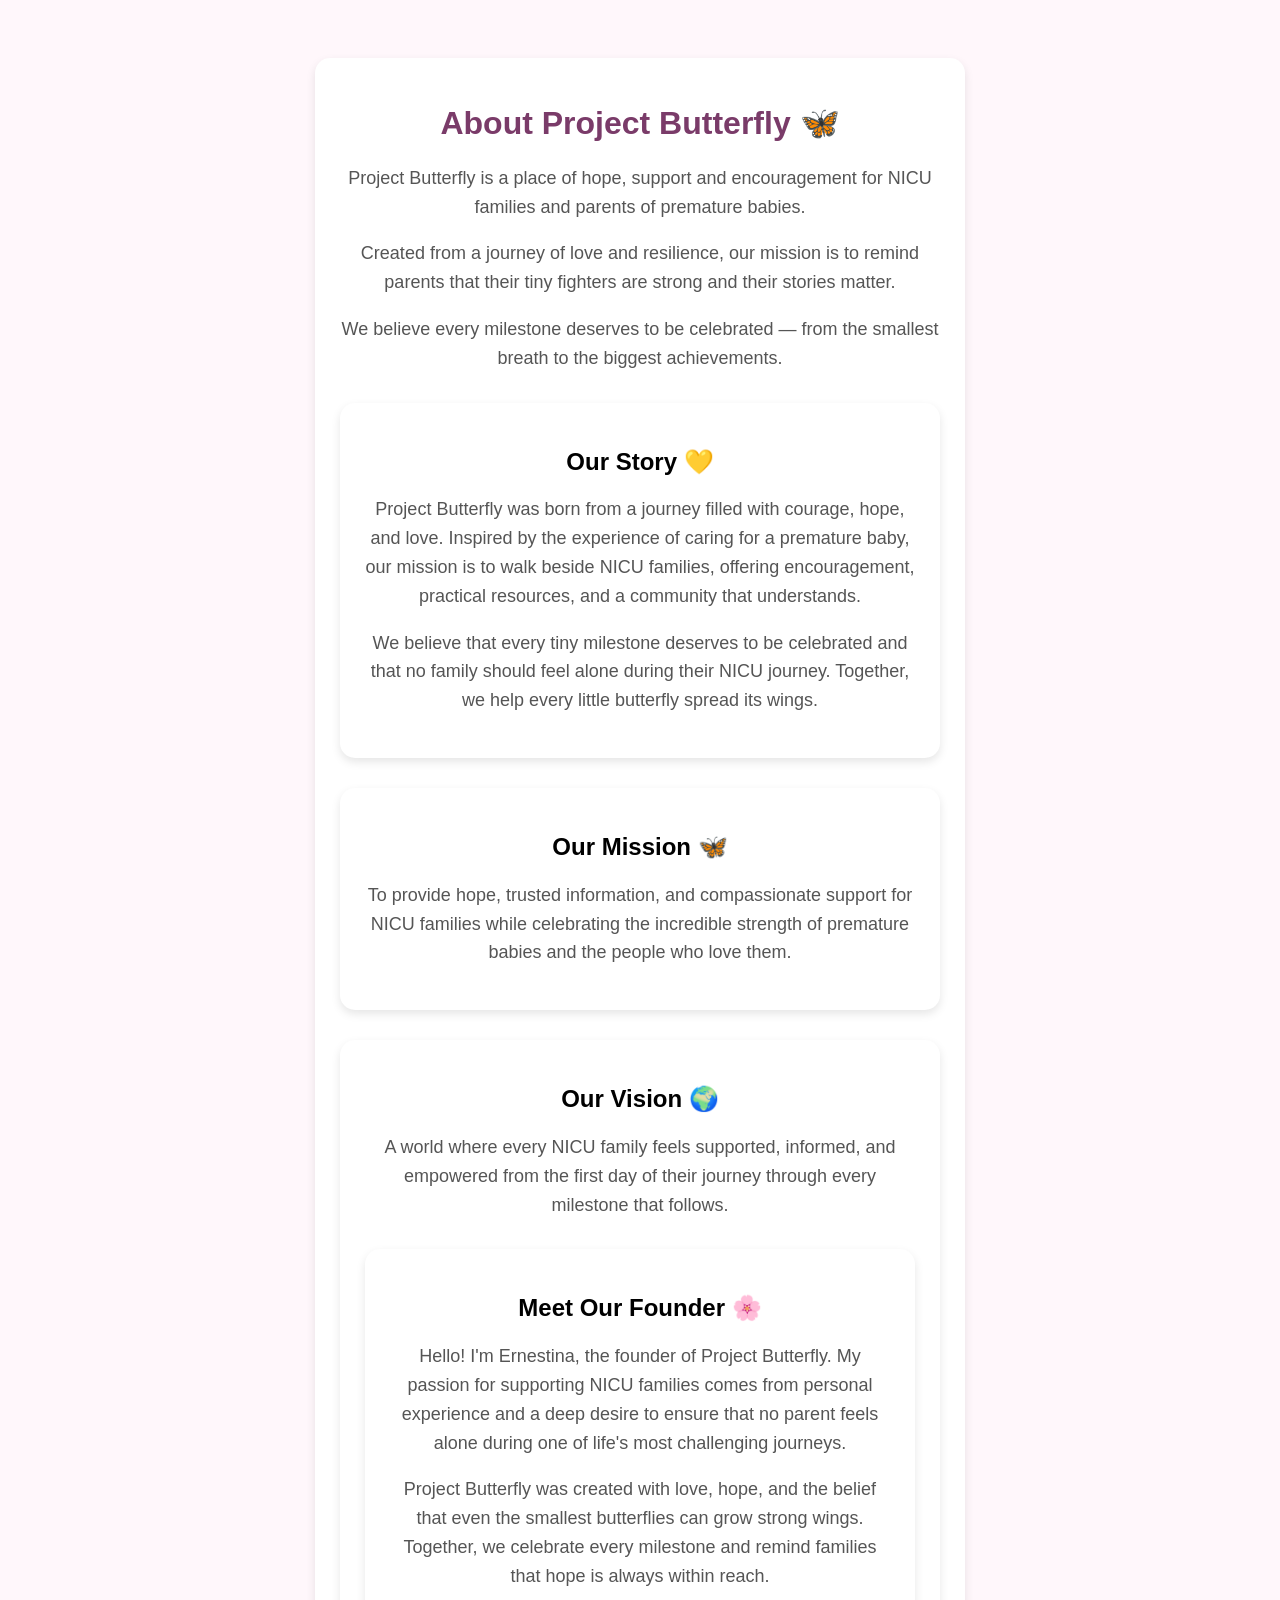
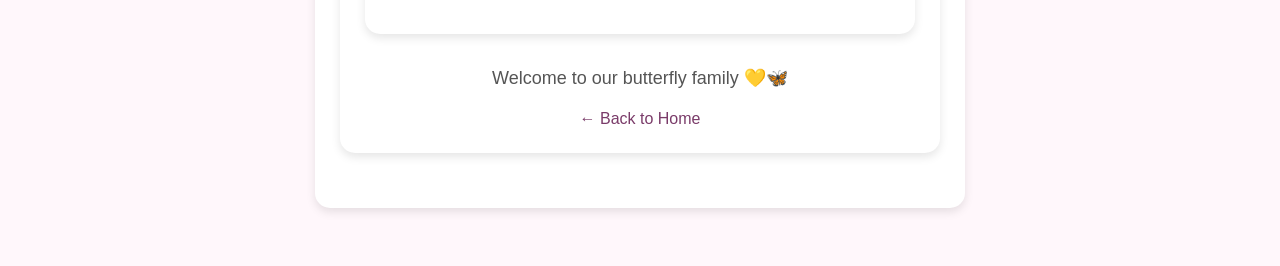
<file: about.html>
<!DOCTYPE html>
<html>

<head>
    <title>About Project Butterfly</title>

    <style>

        body {
            font-family: Arial, sans-serif;
            background-color: #fff7fb;
            text-align: center;
            padding: 20px;
        }

        .card {
            background: white;
            max-width: 600px;
            margin: 30px auto;
            padding: 25px;
            border-radius: 15px;
            box-shadow: 0 4px 10px rgba(0,0,0,0.1);
        }

        h1 {
            color: #7a3b69;
        }

        p {
            color: #555;
            font-size: 18px;
            line-height: 1.6;
        }

        a {
            color: #7a3b69;
            text-decoration: none;
        }

    </style>

</head>


<body>

<div class="card">

    <h1>About Project Butterfly 🦋</h1>

    <p>
    Project Butterfly is a place of hope, support and encouragement
    for NICU families and parents of premature babies.
    </p>

    <p>
    Created from a journey of love and resilience, our mission is to
    remind parents that their tiny fighters are strong and their stories
    matter.
    </p>

    <p>
    We believe every milestone deserves to be celebrated — from the
    smallest breath to the biggest achievements.
    </p>
<div class="card">

<h2>Our Story 💛</h2>

<p>
Project Butterfly was born from a journey filled with courage, hope, and love.
Inspired by the experience of caring for a premature baby, our mission is to walk beside NICU families, offering encouragement, practical resources, and a community that understands.
</p>

<p>
We believe that every tiny milestone deserves to be celebrated and that no family should feel alone during their NICU journey.
Together, we help every little butterfly spread its wings.
</p>

</div>
<div class="card">

<h2>Our Mission 🦋</h2>

<p>
To provide hope, trusted information, and compassionate support for NICU families while celebrating the incredible strength of premature babies and the people who love them.
</p>

</div>
<div class="card">

<h2>Our Vision 🌍</h2>

<p>
A world where every NICU family feels supported, informed, and empowered from the first day of their journey through every milestone that follows.
</p>
<div class="card">

<h2>Meet Our Founder 🌸</h2>

<p>
Hello! I'm Ernestina, the founder of Project Butterfly.
My passion for supporting NICU families comes from personal experience and a deep desire to ensure that no parent feels alone during one of life's most challenging journeys.
</p>

<p>
Project Butterfly was created with love, hope, and the belief that even the smallest butterflies can grow strong wings.
Together, we celebrate every milestone and remind families that hope is always within reach.
</p>

</div>
    <p>
    Welcome to our butterfly family 💛🦋
    </p>

    <a href="index.html">← Back to Home</a>

</div>


</body>

</html>
</file>
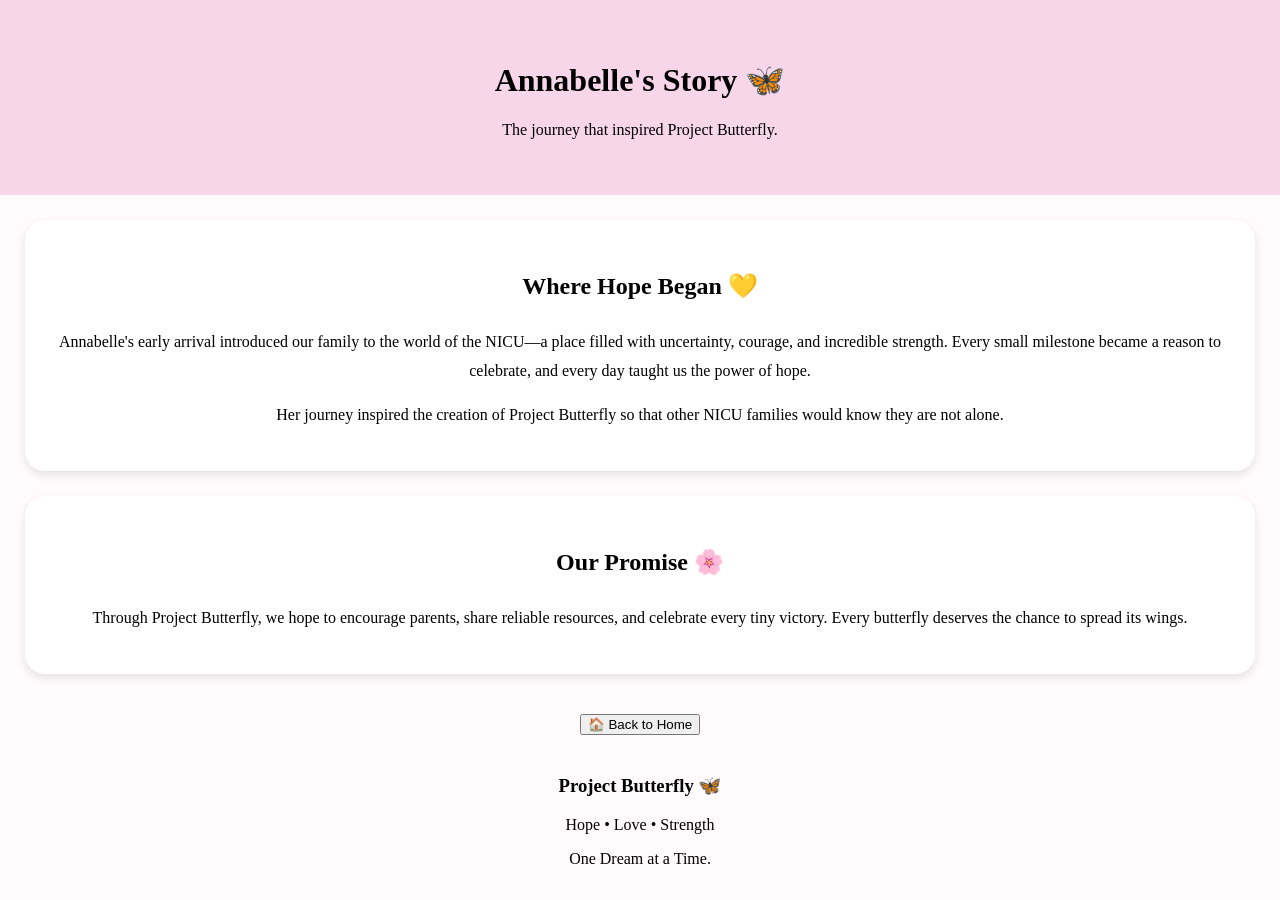
<file: annabelles-story.html>
<!DOCTYPE html>
<html>
<head>

<meta name="viewport" content="width=device-width, initial-scale=1.0">

<title>Annabelle's Story</title>

<style>

body{
font-family:Georgia,serif;
background:#fffafc;
margin:0;
text-align:center;
}

header{
background:#f6d6e8;
padding:40px 20px;
}

.card{
background:white;
margin:25px;
padding:25px;
border-radius:20px;
box-shadow:0 4px 10px rgba(0,0,0,.1);
line-height:1.8;
}
</div>
footer{
background:#7a3b69;
color:white;
padding:20px;
margin-top:40px;
}

</style>

</head>

<body>

<header>

<h1>Annabelle's Story 🦋</h1>

<p>The journey that inspired Project Butterfly.</p>

</header>

<div class="card">

<h2>Where Hope Began 💛</h2>

<p>
Annabelle's early arrival introduced our family to the world of the NICU—a place filled with uncertainty, courage, and incredible strength.
Every small milestone became a reason to celebrate, and every day taught us the power of hope.
</p>

<p>
Her journey inspired the creation of Project Butterfly so that other NICU families would know they are not alone.
</p>

</div>

<div class="card">

<h2>Our Promise 🌸</h2>

<p>
Through Project Butterfly, we hope to encourage parents, share reliable resources, and celebrate every tiny victory.
Every butterfly deserves the chance to spread its wings.
</p>

</div>
<div style="margin:40px;">

<a href="index.html">
<button>🏠 Back to Home</button>
</a>

</div>
<footer>

<h3>Project Butterfly 🦋</h3>

<p>Hope • Love • Strength</p>

<p>One Dream at a Time.</p>

</footer>

</body>

</html>
</file>
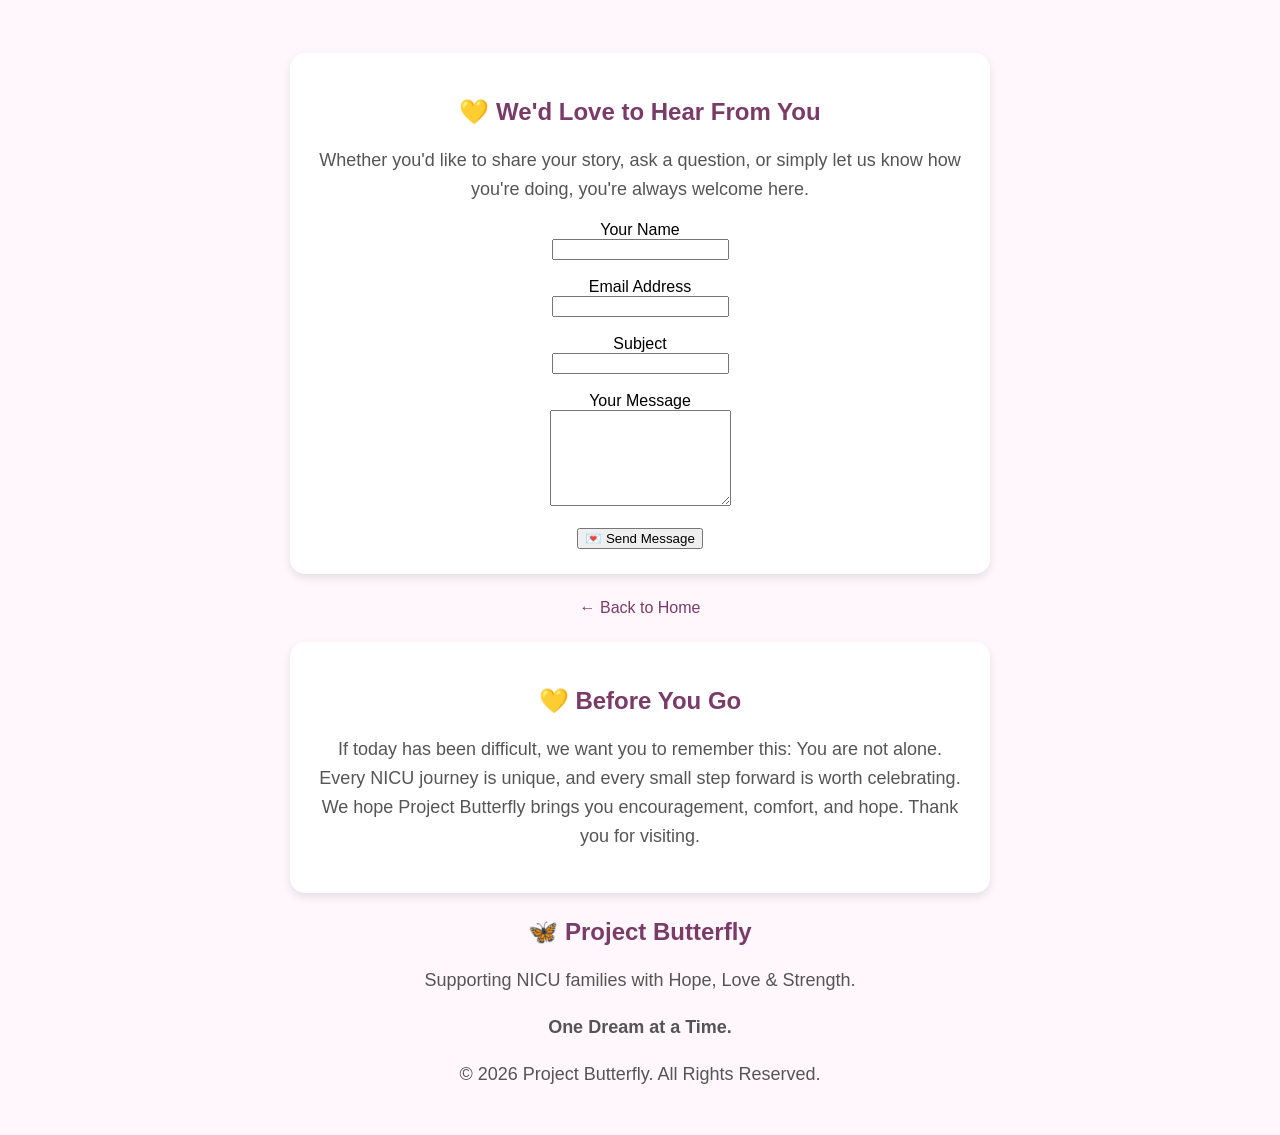
<file: contact.html>
<!DOCTYPE html>
<html>

<head>

    <title>Contact Project Butterfly</title>

    <style>

        body {
            font-family: Arial, sans-serif;
            background-color: #fff7fb;
            text-align: center;
            padding: 20px;
        }

        .card {
            background: white;
            max-width: 650px;
            margin: 25px auto;
            padding: 25px;
            border-radius: 15px;
            box-shadow: 0 4px 10px rgba(0,0,0,0.1);
        }

        h1, h2 {
            color: #7a3b69;
        }

        p {
            color: #555;
            font-size: 18px;
            line-height: 1.6;
        }

        a {
            color: #7a3b69;
            text-decoration: none;
        }
    </style>

</head>


<div class="card">

<h2>💛 We'd Love to Hear From You</h2>

<p>
Whether you'd like to share your story, ask a question, or simply let us know how you're doing, you're always welcome here.
</p>

<form action="https://formspree.io/f/xykrwoez" method="POST">

<label for="name">Your Name</label><br>
<input type="text" id="name" name="name" required><br><br>

<label for="email">Email Address</label><br>
<input type="email" id="email" name="email" required><br><br>

<label for="subject">Subject</label><br>
<input type="text" id="subject" name="subject"><br><br>

<label for="message">Your Message</label><br>
<textarea id="message" name="message" rows="6" required></textarea><br><br>
<input type="hidden" name="_next" value="https://projectbutterflygh.github.io/project-butterfly-/thank-you.html">
<button type="submit">💌 Send Message</button>

</form>

</div>


<a href="index.html">← Back to Home</a>
<div class="card">

<h2>💛 Before You Go</h2>

<p>
If today has been difficult, we want you to remember this:

You are not alone.

Every NICU journey is unique, and every small step forward is worth celebrating. We hope Project Butterfly brings you encouragement, comfort, and hope.

Thank you for visiting.
</p>

</div>
<footer>

<h2>🦋 Project Butterfly</h2>

<p>Supporting NICU families with Hope, Love & Strength.</p>

<p><strong>One Dream at a Time.</strong></p>

<p>
© 2026 Project Butterfly. All Rights Reserved.
</p>

</footer>

</body>

</html>
</file>
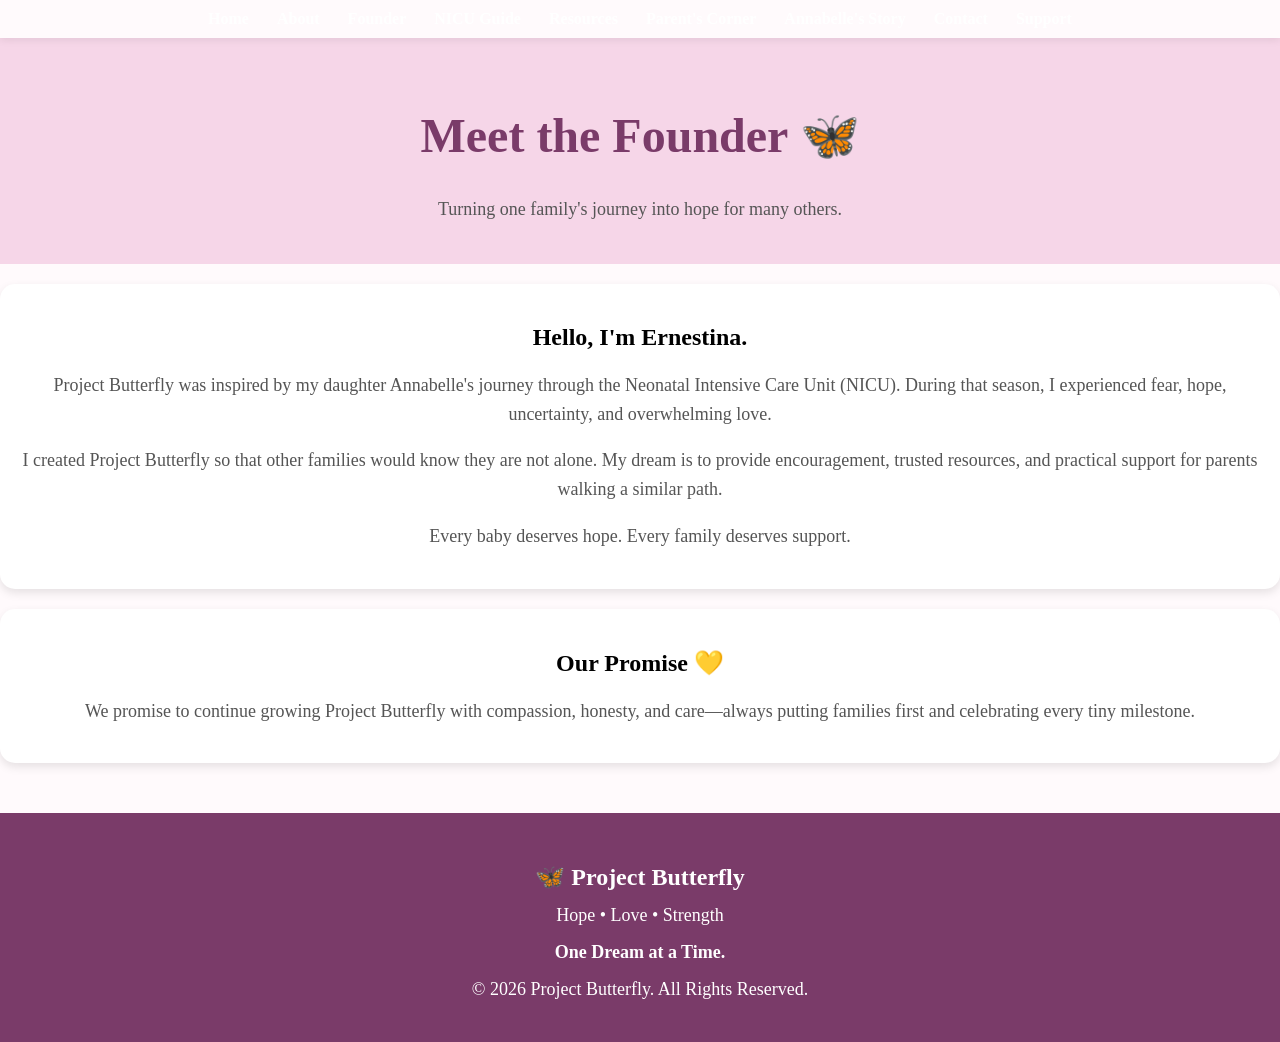
<file: founder.html>
<!DOCTYPE html>
<html lang="en">
<head>
    <meta charset="UTF-8">
    <meta name="viewport" content="width=device-width, initial-scale=1.0">
    <title>Meet the Founder - Project Butterfly</title>

    <link rel="stylesheet" href="style.css">
</head>

<body>

<nav>
    <a href="index.html">Home</a>
    <a href="about.html">About</a>
    <a href="founder.html">Founder</a>
    <a href="nicu-guide.html">NICU Guide</a>
    <a href="resources.html">Resources</a>
    <a href="parents-corner.html">Parent's Corner</a>
    <a href="annabelles-story.html">Annabelle's Story</a>
    <a href="contact.html">Contact</a>
    <a href="support.html">Support</a>
</nav>

<header>

<h1>Meet the Founder 🦋</h1>

<p>Turning one family's journey into hope for many others.</p>

</header>

<div class="card">

<h2>Hello, I'm Ernestina.</h2>

<p>
Project Butterfly was inspired by my daughter Annabelle's journey through the Neonatal Intensive Care Unit (NICU). During that season, I experienced fear, hope, uncertainty, and overwhelming love.
</p>

<p>
I created Project Butterfly so that other families would know they are not alone. My dream is to provide encouragement, trusted resources, and practical support for parents walking a similar path.
</p>

<p>
Every baby deserves hope. Every family deserves support.
</p>

</div>

<div class="card">

<h2>Our Promise 💛</h2>

<p>
We promise to continue growing Project Butterfly with compassion, honesty, and care—always putting families first and celebrating every tiny milestone.
</p>

</div>

<footer>

<h2>🦋 Project Butterfly</h2>

<p>Hope • Love • Strength</p>

<p><strong>One Dream at a Time.</strong></p>

<p>© 2026 Project Butterfly. All Rights Reserved.</p>

</footer>

</body>
</html>
</file>
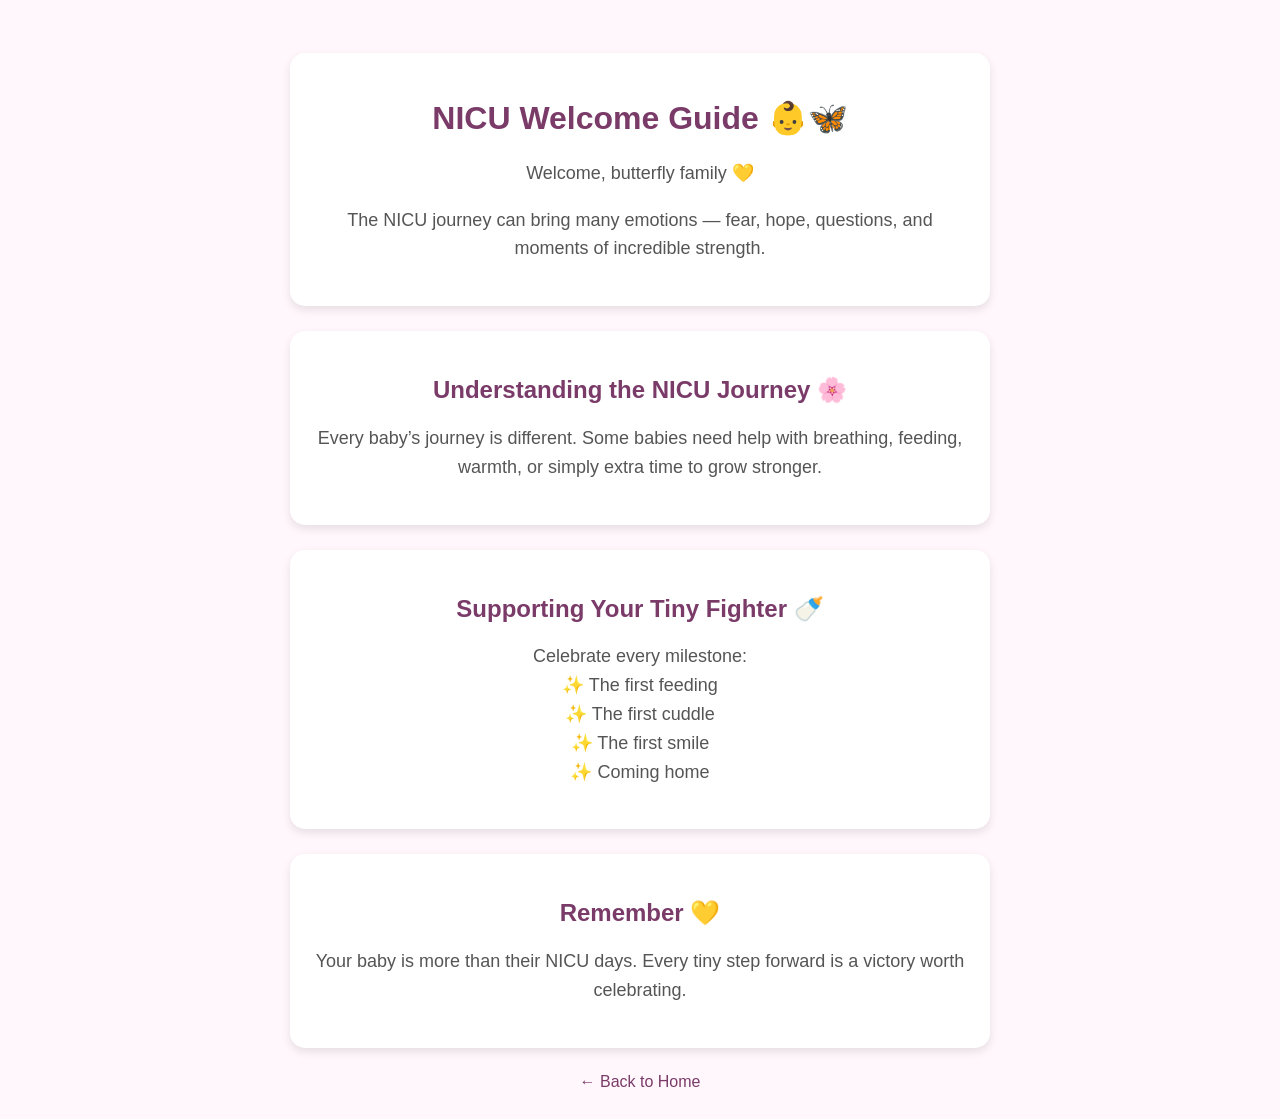
<file: nicu-guide.html>
<!DOCTYPE html>
<html>

<head>

    <title>NICU Welcome Guide - Project Butterfly</title>

    <style>

        body {
            font-family: Arial, sans-serif;
            background-color: #fff7fb;
            text-align: center;
            padding: 20px;
        }

        .card {
            background: white;
            max-width: 650px;
            margin: 25px auto;
            padding: 25px;
            border-radius: 15px;
            box-shadow: 0 4px 10px rgba(0,0,0,0.1);
        }

        h1 {
            color: #7a3b69;
        }

        h2 {
            color: #7a3b69;
        }

        p {
            color: #555;
            font-size: 18px;
            line-height: 1.6;
        }

        a {
            color: #7a3b69;
            text-decoration: none;
        }

    </style>

</head>


<body>


<div class="card">

<h1>NICU Welcome Guide 👶🦋</h1>

<p>
Welcome, butterfly family 💛
</p>

<p>
The NICU journey can bring many emotions — fear, hope, questions,
and moments of incredible strength.
</p>

</div>


<div class="card">

<h2>Understanding the NICU Journey 🌸</h2>

<p>
Every baby’s journey is different. Some babies need help with breathing,
feeding, warmth, or simply extra time to grow stronger.
</p>

</div>


<div class="card">

<h2>Supporting Your Tiny Fighter 🍼</h2>

<p>
Celebrate every milestone:
<br>✨ The first feeding
<br>✨ The first cuddle
<br>✨ The first smile
<br>✨ Coming home
</p>

</div>


<div class="card">

<h2>Remember 💛</h2>

<p>
Your baby is more than their NICU days.
Every tiny step forward is a victory worth celebrating.
</p>

</div>


<a href="index.html">← Back to Home</a>


</body>

</html>
</file>
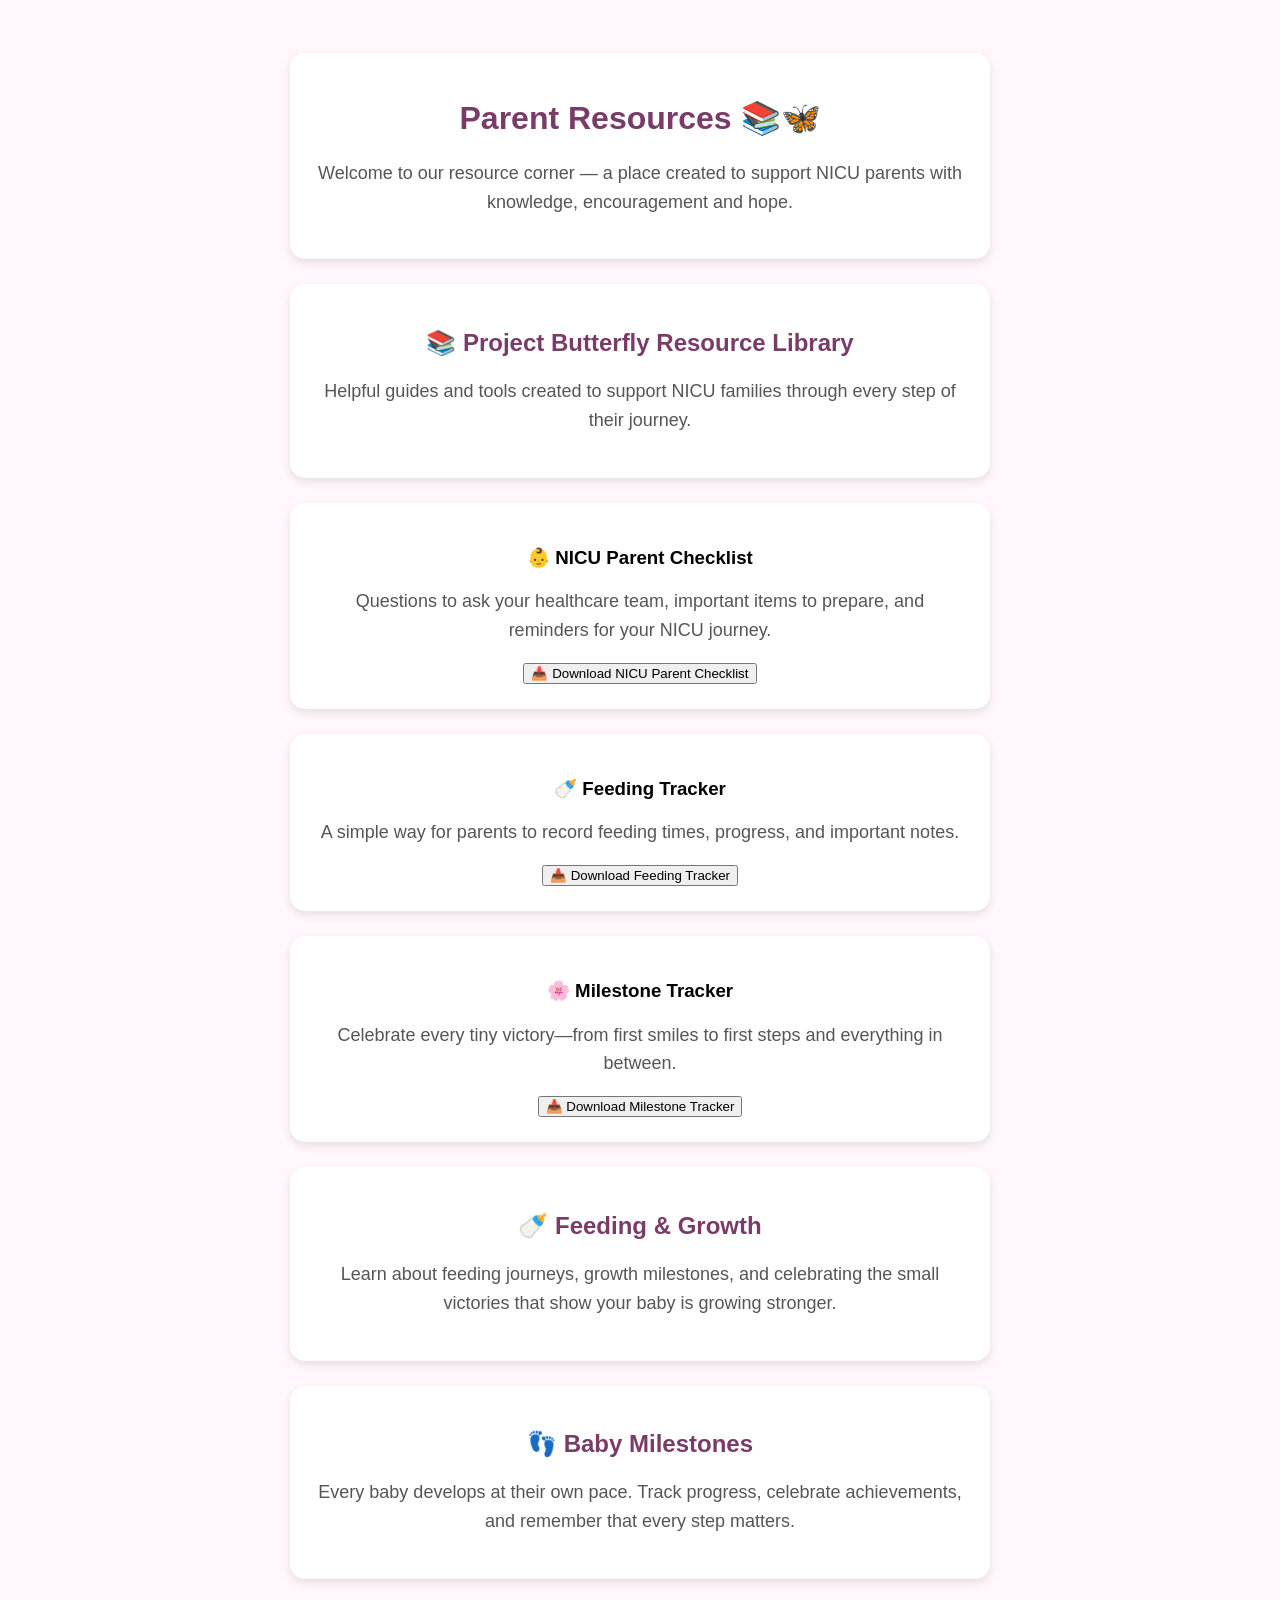
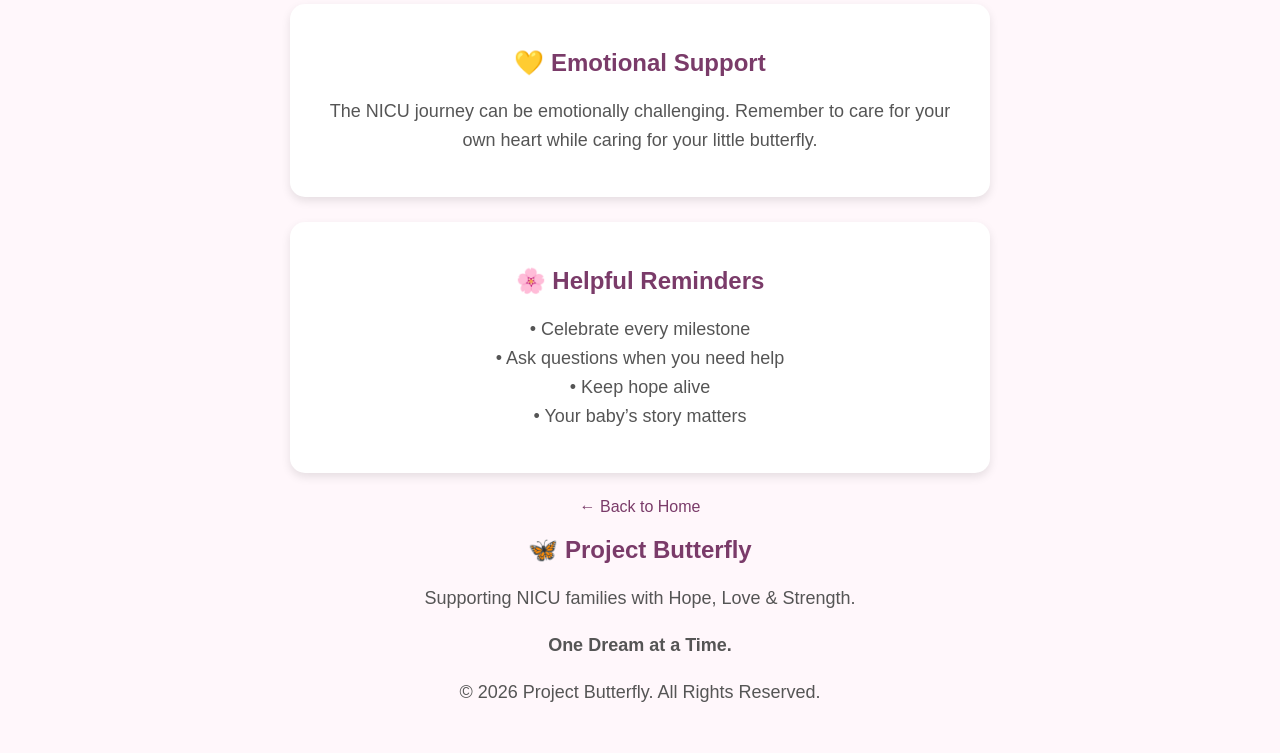
<file: resources.html>
<!DOCTYPE html>
<html>

<head>

    <title>Parent Resources - Project Butterfly</title>

    <style>

        body {
            font-family: Arial, sans-serif;
            background-color: #fff7fb;
            text-align: center;
            padding: 20px;
        }

        .card {
            background: white;
            max-width: 650px;
            margin: 25px auto;
            padding: 25px;
            border-radius: 15px;
            box-shadow: 0 4px 10px rgba(0,0,0,0.1);
        }

        h1, h2 {
            color: #7a3b69;
        }

        p {
            color: #555;
            font-size: 18px;
            line-height: 1.6;
        }

        a {
            color: #7a3b69;
            text-decoration: none;
        }

    </style>

</head>


<body>


<div class="card">

<h1>Parent Resources 📚🦋</h1>

<p>
Welcome to our resource corner — a place created to support NICU parents
with knowledge, encouragement and hope.
</p>

</div>
<div class="card">

<h2>📚 Project Butterfly Resource Library</h2>

<p>
Helpful guides and tools created to support NICU families through every step of their journey.
</p>

</div>


<div class="card">

<h3>👶 NICU Parent Checklist</h3>

<p>
Questions to ask your healthcare team, important items to prepare, and reminders for your NICU journey.
</p>
<a href="pdfs/Project_Butterfly_NICU_Parent_Checklist.pdf" download>
    <button>📥 Download NICU Parent Checklist</button>
</a>

</div>


<div class="card">

<h3>🍼 Feeding Tracker</h3>

<p>
A simple way for parents to record feeding times, progress, and important notes.
</p>

<a href="pdfs/Project_Butterfly_Feeding_Tracker.pdf" download>
    <button>📥 Download Feeding Tracker</button>
</a>

</div>


<div class="card">

<h3>🌸 Milestone Tracker</h3>

<p>
Celebrate every tiny victory—from first smiles to first steps and everything in between.
</p>

<a href="pdfs/Project_Butterfly_Milestone_Tracker.pdf" download>
    <button>📥 Download Milestone Tracker</button>
</a>

</div>

<div class="card">

<h2>🍼 Feeding & Growth</h2>

<p>
Learn about feeding journeys, growth milestones, and celebrating the
small victories that show your baby is growing stronger.
</p>

</div>


<div class="card">

<h2>👣 Baby Milestones</h2>

<p>
Every baby develops at their own pace. Track progress, celebrate
achievements, and remember that every step matters.
</p>

</div>


<div class="card">

<h2>💛 Emotional Support</h2>

<p>
The NICU journey can be emotionally challenging. Remember to care for
your own heart while caring for your little butterfly.
</p>

</div>


<div class="card">

<h2>🌸 Helpful Reminders</h2>

<p>
• Celebrate every milestone<br>
• Ask questions when you need help<br>
• Keep hope alive<br>
• Your baby’s story matters
</p>

</div>


<a href="index.html">← Back to Home</a>

<footer>

<h2>🦋 Project Butterfly</h2>

<p>Supporting NICU families with Hope, Love & Strength.</p>

<p><strong>One Dream at a Time.</strong></p>

<p>
© 2026 Project Butterfly. All Rights Reserved.
</p>

</footer>
</body>

</html>
</file>
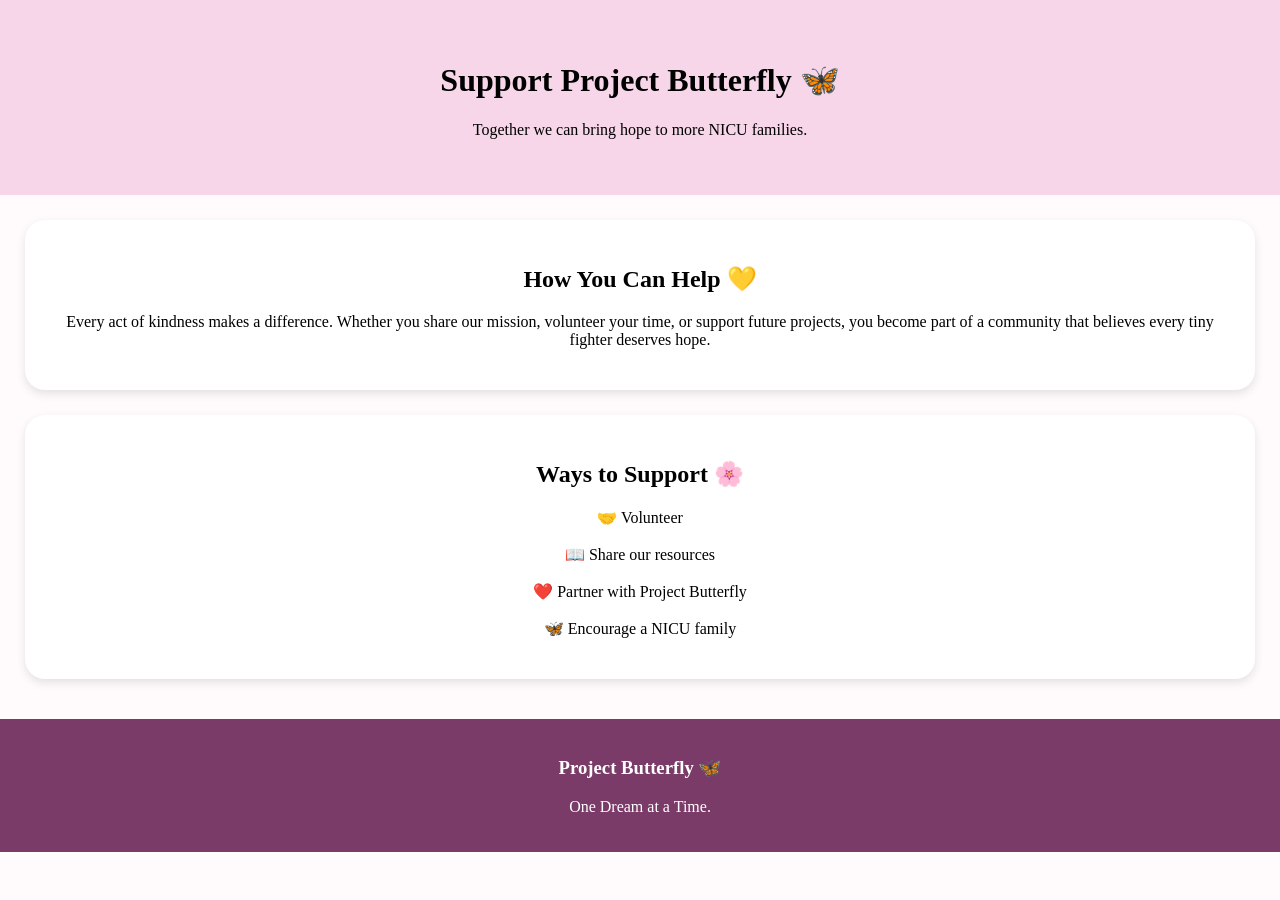
<file: support.html>
<!DOCTYPE html>
<html>
<head>
<meta name="viewport" content="width=device-width, initial-scale=1.0">
<title>Support Project Butterfly</title>

<style>

body{
    font-family: Georgia, serif;
    background:#fffafc;
    margin:0;
    text-align:center;
}

header{
    background:#f6d6e8;
    padding:40px 20px;
}

.card{
    background:white;
    margin:25px;
    padding:25px;
    border-radius:20px;
    box-shadow:0 4px 10px rgba(0,0,0,.1);
}

footer{
    background:#7a3b69;
    color:white;
    padding:20px;
    margin-top:40px;
}

</style>

</head>

<body>

<header>

<h1>Support Project Butterfly 🦋</h1>

<p>Together we can bring hope to more NICU families.</p>

</header>

<div class="card">

<h2>How You Can Help 💛</h2>

<p>
Every act of kindness makes a difference.
Whether you share our mission, volunteer your time,
or support future projects, you become part of a community
that believes every tiny fighter deserves hope.
</p>

</div>

<div class="card">

<h2>Ways to Support 🌸</h2>

<p>
🤝 Volunteer<br><br>

📖 Share our resources<br><br>

❤️ Partner with Project Butterfly<br><br>

🦋 Encourage a NICU family
</p>

</div>

<footer>

<h3>Project Butterfly 🦋</h3>

<p>One Dream at a Time.</p>

</footer>

</body>
</html>
</file>
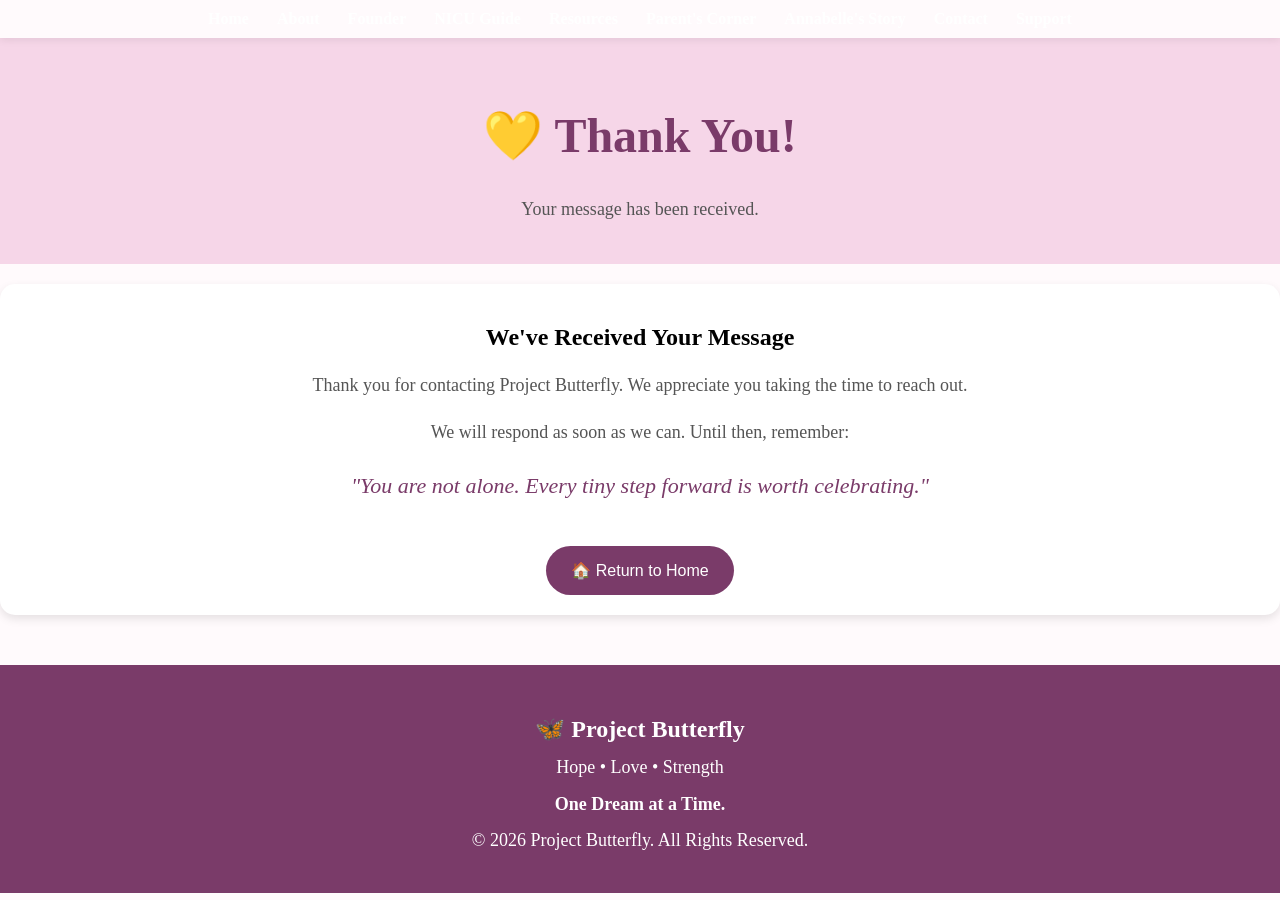
<file: thank-you.html>
<!DOCTYPE html>
<html lang="en">
<head>
    <meta charset="UTF-8">
    <meta name="viewport" content="width=device-width, initial-scale=1.0">
    <title>Thank You - Project Butterfly</title>
    <link rel="stylesheet" href="style.css">
</head>

<body>

<nav>
    <a href="index.html">Home</a>
    <a href="about.html">About</a>
    <a href="founder.html">Founder</a>
    <a href="nicu-guide.html">NICU Guide</a>
    <a href="resources.html">Resources</a>
    <a href="parents-corner.html">Parent's Corner</a>
    <a href="annabelles-story.html">Annabelle's Story</a>
    <a href="contact.html">Contact</a>
    <a href="support.html">Support</a>
</nav>

<header>
    <h1>💛 Thank You!</h1>
    <p>Your message has been received.</p>
</header>

<div class="card">
    <h2>We've Received Your Message</h2>

    <p>
        Thank you for contacting Project Butterfly.
        We appreciate you taking the time to reach out.
    </p>

    <p>
        We will respond as soon as we can.
        Until then, remember:
    </p>

    <blockquote>
        "You are not alone. Every tiny step forward is worth celebrating."
    </blockquote>

    <a href="index.html">
        <button>🏠 Return to Home</button>
    </a>
</div>

<footer>

<h2>🦋 Project Butterfly</h2>

<p>Hope • Love • Strength</p>

<p><strong>One Dream at a Time.</strong></p>

<p>© 2026 Project Butterfly. All Rights Reserved.</p>

</footer>

</body>
</html>
</file>
<file: style.css>
body {
            font-family: 'Georgia', serif;
            background-color: #fffafc;
            text-align: center;
            margin: 0;
            padding: 0;
        }
header h3 {
    color: #7a3b69;
    font-size: 22px;
}

header p {
    max-width: 600px;
    margin: auto;
}
        header {
    background-color: #f6d6e8;
    padding: 40px 20px;
}

        h1 {
            color: #7a3b69;
            font-size: 40px;
        }

        p {
            color: #555;
            font-size: 18px;
            line-height: 1.6;
        }

        .section {
            padding: 30px 20px;
        }

        .card {
            background: white;
            margin: 20px auto;
            padding: 20px;
            max-width: 500px;
            border-radius: 15px;
            box-shadow: 0 4px 10px rgba(0,0,0,0.1);
        }
.card:hover {
    transform: translateY(-5px);
    transition: 0.3s;
}
        footer {
            background-color: #7a3b69;
            color: white;
            padding: 15px;
        }
        nav {
    background-color: #7a3b69;
    padding: 15px;
    position: sticky;
    top: 0;
    z-index: 1000;
}

nav a {
    color: white;
    text-decoration: none;
    margin: 12px;
    font-size: 16px;
    font-weight: bold;
    transition: color 0.3s;
}

nav a:hover {
    color: #ffd966;
}
.logo {
    font-size: 70px;
    margin-bottom: 10px;
}
.logo h2 {
    color: #7a3b69;
    margin-top: 5px;
}

.logo span {
    font-size: 70px;
}
button {
    background-color: #7a3b69;
    color: white;
    border: none;
    padding: 15px 25px;
    border-radius: 30px;
    font-size: 16px;
    margin-top: 20px;
}
button:hover {
    background-color: #9b5b87;
    transform: scale(1.05);
    transition: 0.3s;
}
.hero-message {
    margin-top: 30px;
}

.hero-message h2 {
    color: #7a3b69;
    font-size: 28px;
}
footer {
    background-color: #7a3b69;
    color: white;
    padding: 25px;
    margin-top: 40px;
}

footer p {
    color: white;
}
.logo img {
    width: 120px;
    height: 120px;
    object-fit: contain;
}
.hero {
    background: white;
    padding: 60px 25px;
    margin: 30px;
    border-radius: 20px;
    box-shadow: 0 8px 20px rgba(0,0,0,0.1);
}

.hero h2 {
    color: #7a3b69;
    font-size: 32px;
}

.hero p {
    font-size: 18px;
    max-width: 700px;
    margin: 20px auto;
}
.hero img {
    width: 100%;
    max-width: 500px;
    border-radius: 20px;
    margin-bottom: 25px;
}
@keyframes fadeIn {
    from {
        opacity: 0;
        transform: translateY(20px);
    }

    to {
        opacity: 1;
        transform: translateY(0);
    }
}

.hero,
.card {
    animation: fadeIn 1s ease;
}
.services {
    display: flex;
    flex-wrap: wrap;
    justify-content: center;
    gap: 20px;
    margin-top: 20px;
}

.service {
    background: #fff;
    padding: 20px;
    border-radius: 15px;
    width: 220px;
    box-shadow: 0 4px 10px rgba(0,0,0,0.08);
}
.help-buttons {
    display: flex;
    flex-wrap: wrap;
    justify-content: center;
    gap: 15px;
    margin-top: 20px;
}

.help-buttons button {
    min-width: 180px;
}
blockquote {
    font-size: 22px;
    font-style: italic;
    color: #7a3b69;
    line-height: 1.8;
    margin: 20px;
}
footer {
    background: #7a3b69;
    color: white;
    text-align: center;
    padding: 30px 20px;
    margin-top: 50px;
}

footer h2 {
    margin-bottom: 10px;
}

footer p {
    margin: 8px 0;
}
input,
textarea {
    width: 100%;
    padding: 12px;
    border: 1px solid #d9c7d3;
    border-radius: 10px;
    margin-top: 6px;
    margin-bottom: 16px;
    font-size: 16px;
    box-sizing: border-box;
}

textarea {
    resize: vertical;
    min-height: 150px;
}

label {
    font-weight: bold;
}
/* Mobile-friendly design */
* {
    box-sizing: border-box;
}

img {
    max-width: 100%;
    height: auto;
}

h1 {
    font-size: clamp(40px, 10vw, 80px);
    overflow-wrap: break-word;
}

header,
section,
.card {
    max-width: 100%;
    overflow: hidden;
}

@media (max-width: 600px) {
    nav {
        display: flex;
        flex-wrap: wrap;
        justify-content: center;
        gap: 10px;
    }

    nav a {
        font-size: 16px;
    }

    header {
        padding: 25px 15px;
    }

    h1 {
        font-size: 48px;
        line-height: 1.1;
    }

    h2 {
        font-size: 30px;
    }

    p {
        font-size: 16px;
    }
}
body {
    overflow-x: hidden;
}

h1 {
    max-width: 100%;
    font-size: 48px !important;
    line-height: 1.1;
    overflow-wrap: break-word;
}

img {
    max-width: 100% !important;
    height: auto !important;
}
/* Professional Navigation */

nav {
    background-color: #fffafc;
    padding: 10px 20px;
    box-shadow: 0 2px 8px rgba(0, 0, 0, 0.08);
    position: relative;
    z-index: 1000;
}

.nav-container {
    max-width: 1200px;
    margin: 0 auto;
    display: flex;
    align-items: center;
    justify-content: space-between;
}

.nav-logo img {
    width: 55px;
    height: auto;
    display: block;
}

.nav-links {
    display: flex;
    align-items: center;
    gap: 10px;
}

.nav-links a {
    text-decoration: none;
    color: #5a3d5c;
    font-weight: bold;
    padding: 10px 12px;
    border-radius: 8px;
}

.nav-links a:hover {
    background-color: #f8e6f0;
}

.menu-toggle {
    display: none;
    background: none;
    border: none;
    font-size: 32px;
    cursor: pointer;
    color: #5a3d5c;
}

/* Mobile Navigation */
@media (max-width: 768px) {

    .nav-container {
        position: relative;
    }

    .menu-toggle {
        display: block;
    }

    .nav-links {
        display: none;
        position: absolute;
        top: 65px;
        left: 0;
        right: 0;
        background-color: #fffafc;
        flex-direction: column;
        align-items: stretch;
        padding: 15px;
        box-shadow: 0 4px 10px rgba(0, 0, 0, 0.1);
    }

    .nav-links.active {
        display: flex;
    }

    .nav-links a {
        text-align: center;
        padding: 14px;
    }
}
    </style>
</file>
